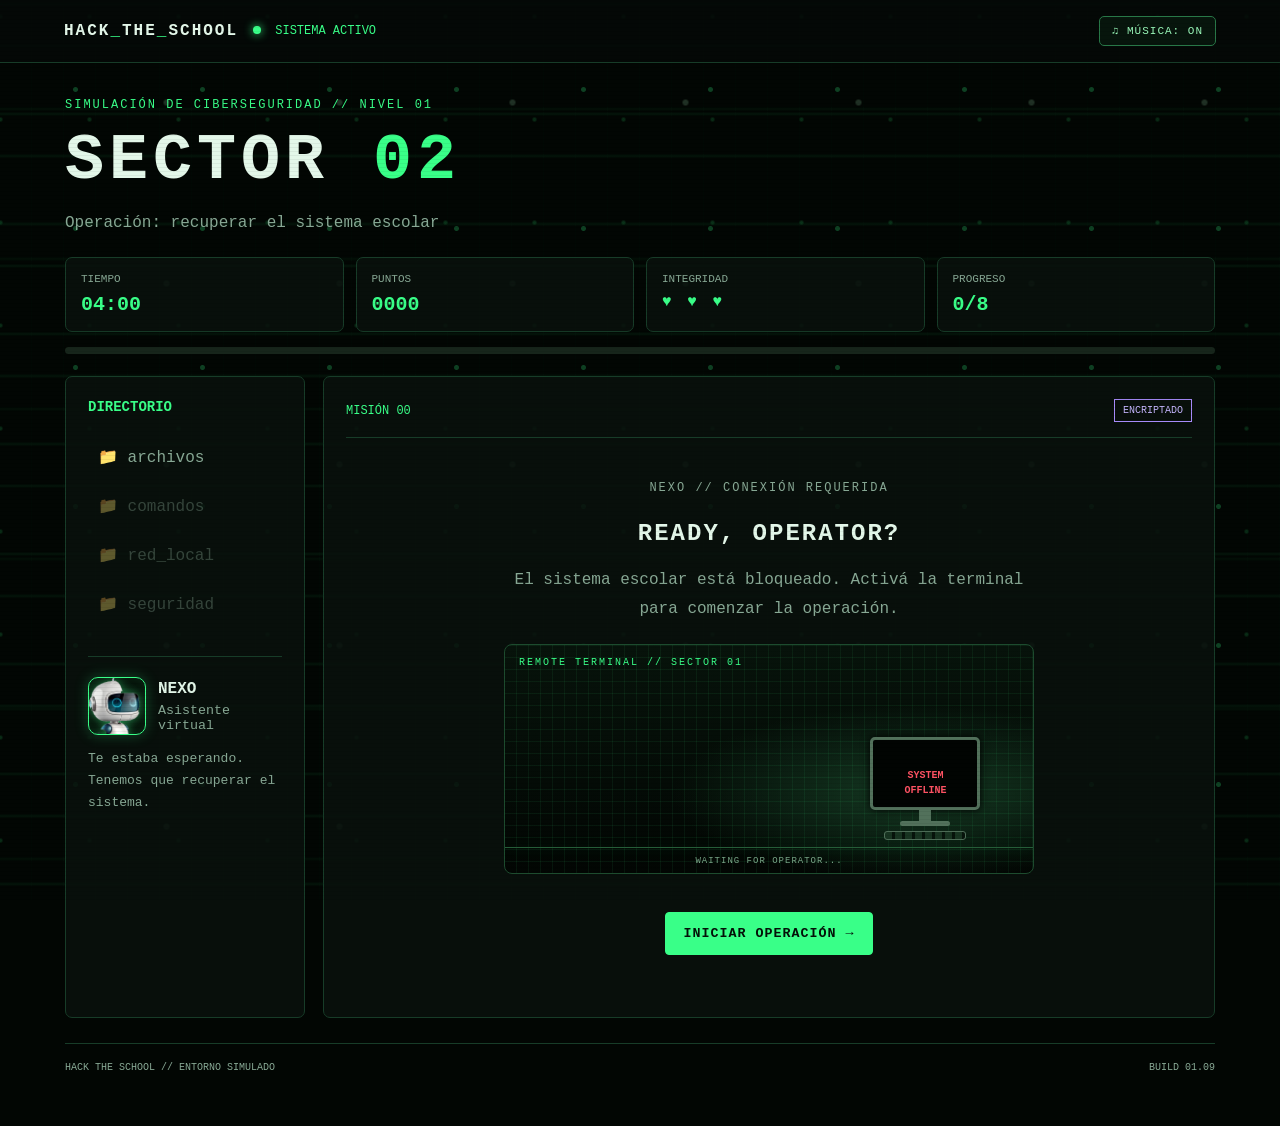
<file: Hack_the_School_con_musica_hacker/index.html>
<!DOCTYPE html>
<html lang="es">
<head>
    <meta charset="UTF-8">
    <meta name="viewport" content="width=device-width, initial-scale=1.0">
    <title>Hack the School | Sector 01</title>
    <link rel="stylesheet" href="css/styles.css">
    <link rel="icon" href="assets/hackkkk de la escuela.png" type="image/x-icon">
</head>
<body>
    <div class="scanlines"></div>

    <header class="topbar">
        <div class="logo">HACK<span>_</span>THE<span>_</span>SCHOOL</div>
        <div class="status"><span class="dot"></span> SISTEMA ACTIVO</div>
        <button id="btnAudio" class="audio-toggle" type="button" aria-pressed="true">♫ MÚSICA: ON</button>
    </header>

    <main class="game-container">
        <section class="intro">
            <p class="eyebrow">SIMULACIÓN DE CIBERSEGURIDAD // NIVEL 01</p>
            <h1>SECTOR <span>02</span></h1>
            <p class="subtitle">Operación: recuperar el sistema escolar</p>
        </section>

        <section class="stats">
            <div class="stat">
                <span>TIEMPO</span>
                <strong id="temporizador">04:00</strong>
            </div>
            <div class="stat">
                <span>PUNTOS</span>
                <strong id="puntos">0000</strong>
            </div>
            <div class="stat">
                <span>INTEGRIDAD</span>
                <strong id="vidas">♥ ♥ ♥</strong>
            </div>
            <div class="stat">
                <span>PROGRESO</span>
                <strong id="progreso">0/8</strong>
            </div>
        </section>

        <div class="progress-track">
            <div id="barraProgreso"></div>
        </div>

        <section class="layout">
            <aside class="panel sidebar">
                <h2>DIRECTORIO</h2>
                <button class="file active" type="button" data-open-directory="0">📁 archivos</button>
                <button class="file" type="button" data-open-directory="1">📁 comandos</button>
                <button class="file" type="button" data-open-directory="2">📁 red_local</button>
                <button class="file" type="button" data-open-directory="3">📁 seguridad</button>

                <div class="nexo">
                    <div class="nexo-avatar"><img src="assets/nexo-robot.png" alt="Robot NEXO"></div>
                    <div>
                        <strong>NEXO</strong>
                        <small>Asistente virtual</small>
                    </div>
                </div>
                <p id="mensajeNexo" aria-live="polite">
                    Te estaba esperando. Tenemos que recuperar el sistema.
                </p>
            </aside>

            <section class="panel mission-panel">
                <div class="panel-heading">
                    <span id="numeroMision">MISIÓN 00</span>
                    <span class="tag">ENCRIPTADO</span>
                </div>


<!-- PANTALLA INICIAL -->
<div id="pantallaInicio" class="center-screen">
    <p class="eyebrow">NEXO // CONEXIÓN REQUERIDA</p>
    <h2>READY, OPERATOR?</h2>
    <p class="description">El sistema escolar está bloqueado. Activá la terminal para comenzar la operación.</p>

    <div class="intro-scene" id="escenaIntro">
        <div class="scene-label">REMOTE TERMINAL // SECTOR 01</div>
        <div class="scene-floor"></div>
        <div class="nexo-intro" id="nexoIntro" aria-label="NEXO, asistente virtual">
            <img src="assets/nexo-robot.png" alt="NEXO, robot asistente">
            <span>NEXO // ONLINE</span>
        </div>

        <div class="computer" id="computadora">
            <div class="computer-screen">
                <div class="computer-glow"></div>
                <div class="computer-text">SYSTEM<br>OFFLINE</div>
            </div>
            <div class="computer-neck"></div>
            <div class="computer-base"></div>
            <div class="computer-keyboard"></div>
        </div>
        <div class="scene-message" id="mensajeEscena">WAITING FOR OPERATOR...</div>
    </div>

    <button id="btnIniciar" class="btn btn-primary">INICIAR OPERACIÓN →</button>
</div>

<!-- CARTEL DE INSTRUCCIONES -->
<div id="pantallaInstrucciones" class="instructions-screen" hidden>
    <div class="instructions-card">
        <p class="eyebrow">NEXO // PLAYER GUIDE</p>
        <h2>HOW TO PLAY</h2>
        <p class="instruction-subtitle">
            Read the instructions before starting your mission.
        </p>

        <div class="instruction-item">
            <span class="instruction-icon">🎯</span>
            <div>
                <strong>YOUR MISSION</strong>
                <p>Explore 4 directories with basic English and programming challenges, then save the school system.</p>
            </div>
        </div>

        <div class="instruction-item">
            <span class="instruction-icon">⌨️</span>
            <div>
                <strong>HOW TO PLAY</strong>
                <p>Choose an answer or type the correct word.</p>
            </div>
        </div>

        <div class="instruction-item">
            <span class="instruction-icon">❤️</span>
            <div>
                <strong>YOUR LIVES</strong>
                <p>You have 3 lives. Wrong answers cost one life.</p>
            </div>
        </div>

        <div class="instruction-item">
            <span class="instruction-icon">⏱️</span>
            <div>
                <strong>TIME LIMIT — 04:00</strong>
                <p>You have 4 minutes to explore 4 directories and complete 8 mini-games.</p>
            </div>
        </div>

        <div class="instruction-item">
            <span class="instruction-icon">⭐</span>
            <div>
                <strong>GET POINTS</strong>
                <p>Answer correctly to earn points and unlock the next level.</p>
            </div>
        </div>

        <div class="instruction-warning">
            SYSTEM ALERT: The mission starts when you press PLAY.
        </div>

        <button id="btnComenzarMision" class="btn btn-primary">
            PLAY NOW →
        </button>
    </div>
</div>


<!-- EXPLORADOR DE DIRECTORIOS -->
<div id="zonaDirectorios" class="directory-screen" hidden>
    <p class="eyebrow">NEXO // EXPLORADOR DEL SISTEMA</p>
    <h2>SELECT A DIRECTORY</h2>
    <p class="description">Completá desafíos básicos de inglés y programación para desbloquear cada carpeta.</p>
    <div class="directory-grid">
        <button class="directory-card" type="button" data-directory="0">
            <span class="directory-icon">📁</span><strong>FILES</strong><small>English vocabulary</small><span class="directory-progress" id="dirProgress0">0/2 desafíos</span>
        </button>
        <button class="directory-card" type="button" data-directory="1" disabled>
            <span class="directory-icon">⌨️</span><strong>COMMANDS</strong><small>Programming basics</small><span class="directory-progress" id="dirProgress1">BLOQUEADO</span>
        </button>
        <button class="directory-card" type="button" data-directory="2" disabled>
            <span class="directory-icon">🌐</span><strong>NETWORK</strong><small>English phrases</small><span class="directory-progress" id="dirProgress2">BLOQUEADO</span>
        </button>
        <button class="directory-card" type="button" data-directory="3" disabled>
            <span class="directory-icon">🛡️</span><strong>SECURITY</strong><small>Code and logic</small><span class="directory-progress" id="dirProgress3">BLOQUEADO</span>
        </button>
    </div>
    <p class="directory-note">NEXO: Cada directorio contiene desafíos. El tiempo sigue corriendo mientras explorás.</p>
</div>

<div id="zonaJuego" hidden>
 <p id="categoria" class="eyebrow"></p>
 <h2 id="tituloMision"></h2>
 <p id="descripcionMision" class="description"></p>

 <div id="zonaDesafio"></div>

<div id="resultado" class="result" aria-live="polite"></div>

<button id="btnComprobar" class="btn btn-primary" hidden>
    COMPROBAR RESPUESTA
    </button>
<button id="btnSiguiente" class="btn btn-primary" hidden>
  SIGUIENTE DESAFÍO →
    </button>
<button id="btnVolverDirectorios" class="btn btn-secondary" type="button">
    VOLVER A DIRECTORIOS ↩
</button>
</div>

<div id="pantallaFinal" class="center-screen" hidden>
<div id="celebracionMonigote" class="celebration-stage" hidden aria-label="NEXO festejando">
    <span class="confetti confetti-one">✦</span><span class="confetti confetti-two">✦</span>
    <span class="confetti confetti-three">✦</span><span class="confetti confetti-four">✦</span>
    <img class="celebration-nexo" src="assets/nexo-robot.png" alt="NEXO celebrando">
    <p class="celebration-caption">MISSION COMPLETE! 🎉</p>
</div>
<div id="iconoFinal" class="big-icon">✓</div>
<h2 id="tituloFinal">OPERACIÓN COMPLETADA</h2>
<p id="textoFinal"></p>
 <p class="final-score">
   PUNTAJE FINAL: <strong id="puntajeFinal">0</strong>
</p>
<button id="btnReiniciar" class="btn btn-primary">
    JUGAR DE NUEVO
 </button>
</div>
</section>
</section>

<footer>
  <span>HACK THE SCHOOL // ENTORNO SIMULADO</span>
  <span>BUILD 01.09</span>
        </footer>
    </main>

    <script src="Scripts/apps.js"></script>
</body>
</html>
</file>
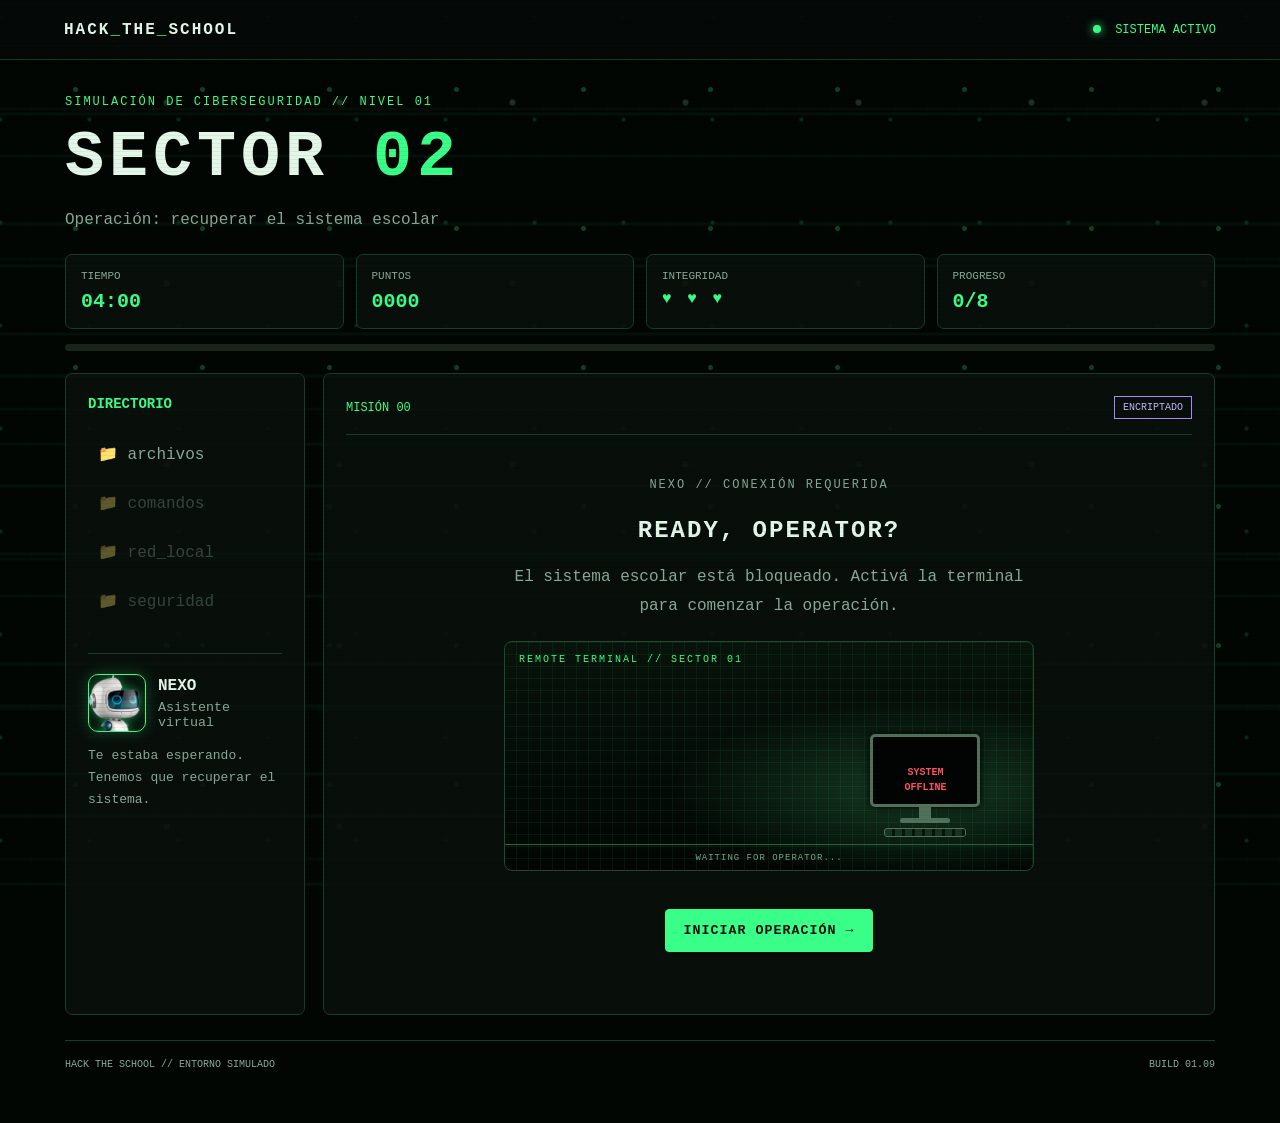
<file: Hack_the_School_Sector_02 v1/index.html>
<!DOCTYPE html>
<html lang="es">
<head>
    <meta charset="UTF-8">
    <meta name="viewport" content="width=device-width, initial-scale=1.0">
    <title>Hack the School | Sector 01</title>
    <link rel="stylesheet" href="css/styles.css">
    <link rel="icon" href="assets/hackkkk de la escuela.png" type="image/x-icon">
</head>
<body>
    <div class="scanlines"></div>

    <header class="topbar">
        <div class="logo">HACK<span>_</span>THE<span>_</span>SCHOOL</div>
        <div class="status"><span class="dot"></span> SISTEMA ACTIVO</div>
    </header>

    <main class="game-container">
        <section class="intro">
            <p class="eyebrow">SIMULACIÓN DE CIBERSEGURIDAD // NIVEL 01</p>
            <h1>SECTOR <span>02</span></h1>
            <p class="subtitle">Operación: recuperar el sistema escolar</p>
        </section>

        <section class="stats">
            <div class="stat">
                <span>TIEMPO</span>
                <strong id="temporizador">04:00</strong>
            </div>
            <div class="stat">
                <span>PUNTOS</span>
                <strong id="puntos">0000</strong>
            </div>
            <div class="stat">
                <span>INTEGRIDAD</span>
                <strong id="vidas">♥ ♥ ♥</strong>
            </div>
            <div class="stat">
                <span>PROGRESO</span>
                <strong id="progreso">0/8</strong>
            </div>
        </section>

        <div class="progress-track">
            <div id="barraProgreso"></div>
        </div>

        <section class="layout">
            <aside class="panel sidebar">
                <h2>DIRECTORIO</h2>
                <button class="file active" type="button" data-open-directory="0">📁 archivos</button>
                <button class="file" type="button" data-open-directory="1">📁 comandos</button>
                <button class="file" type="button" data-open-directory="2">📁 red_local</button>
                <button class="file" type="button" data-open-directory="3">📁 seguridad</button>

                <div class="nexo">
                    <div class="nexo-avatar"><img src="assets/nexo-robot.png" alt="Robot NEXO"></div>
                    <div>
                        <strong>NEXO</strong>
                        <small>Asistente virtual</small>
                    </div>
                </div>
                <p id="mensajeNexo" aria-live="polite">
                    Te estaba esperando. Tenemos que recuperar el sistema.
                </p>
            </aside>

            <section class="panel mission-panel">
                <div class="panel-heading">
                    <span id="numeroMision">MISIÓN 00</span>
                    <span class="tag">ENCRIPTADO</span>
                </div>


<!-- PANTALLA INICIAL -->
<div id="pantallaInicio" class="center-screen">
    <p class="eyebrow">NEXO // CONEXIÓN REQUERIDA</p>
    <h2>READY, OPERATOR?</h2>
    <p class="description">El sistema escolar está bloqueado. Activá la terminal para comenzar la operación.</p>

    <div class="intro-scene" id="escenaIntro">
        <div class="scene-label">REMOTE TERMINAL // SECTOR 01</div>
        <div class="scene-floor"></div>
        <div class="nexo-intro" id="nexoIntro" aria-label="NEXO, asistente virtual">
            <img src="assets/nexo-robot.png" alt="NEXO, robot asistente">
            <span>NEXO // ONLINE</span>
        </div>

        <div class="computer" id="computadora">
            <div class="computer-screen">
                <div class="computer-glow"></div>
                <div class="computer-text">SYSTEM<br>OFFLINE</div>
            </div>
            <div class="computer-neck"></div>
            <div class="computer-base"></div>
            <div class="computer-keyboard"></div>
        </div>
        <div class="scene-message" id="mensajeEscena">WAITING FOR OPERATOR...</div>
    </div>

    <button id="btnIniciar" class="btn btn-primary">INICIAR OPERACIÓN →</button>
</div>

<!-- CARTEL DE INSTRUCCIONES -->
<div id="pantallaInstrucciones" class="instructions-screen" hidden>
    <div class="instructions-card">
        <p class="eyebrow">NEXO // PLAYER GUIDE</p>
        <h2>HOW TO PLAY</h2>
        <p class="instruction-subtitle">
            Read the instructions before starting your mission.
        </p>

        <div class="instruction-item">
            <span class="instruction-icon">🎯</span>
            <div>
                <strong>YOUR MISSION</strong>
                <p>Explore 4 directories, complete their mini-games and save the school system.</p>
            </div>
        </div>

        <div class="instruction-item">
            <span class="instruction-icon">⌨️</span>
            <div>
                <strong>HOW TO PLAY</strong>
                <p>Choose an answer or type the correct word.</p>
            </div>
        </div>

        <div class="instruction-item">
            <span class="instruction-icon">❤️</span>
            <div>
                <strong>YOUR LIVES</strong>
                <p>You have 3 lives. Wrong answers cost one life.</p>
            </div>
        </div>

        <div class="instruction-item">
            <span class="instruction-icon">⏱️</span>
            <div>
                <strong>TIME LIMIT — 04:00</strong>
                <p>You have 4 minutes to explore 4 directories and complete 8 mini-games.</p>
            </div>
        </div>

        <div class="instruction-item">
            <span class="instruction-icon">⭐</span>
            <div>
                <strong>GET POINTS</strong>
                <p>Answer correctly to earn points and unlock the next level.</p>
            </div>
        </div>

        <div class="instruction-warning">
            SYSTEM ALERT: The mission starts when you press PLAY.
        </div>

        <button id="btnComenzarMision" class="btn btn-primary">
            PLAY NOW →
        </button>
    </div>
</div>


<!-- EXPLORADOR DE DIRECTORIOS -->
<div id="zonaDirectorios" class="directory-screen" hidden>
    <p class="eyebrow">NEXO // EXPLORADOR DEL SISTEMA</p>
    <h2>SELECT A DIRECTORY</h2>
    <p class="description">Entrá en cada carpeta y completá sus dos minijuegos para desbloquear la siguiente.</p>
    <div class="directory-grid">
        <button class="directory-card" type="button" data-directory="0">
            <span class="directory-icon">📁</span><strong>FILES</strong><small>Archivos y detección</small><span class="directory-progress" id="dirProgress0">0/2 desafíos</span>
        </button>
        <button class="directory-card" type="button" data-directory="1" disabled>
            <span class="directory-icon">⌨️</span><strong>COMMANDS</strong><small>Comandos y lógica</small><span class="directory-progress" id="dirProgress1">BLOQUEADO</span>
        </button>
        <button class="directory-card" type="button" data-directory="2" disabled>
            <span class="directory-icon">🌐</span><strong>NETWORK</strong><small>Conexiones y protocolos</small><span class="directory-progress" id="dirProgress2">BLOQUEADO</span>
        </button>
        <button class="directory-card" type="button" data-directory="3" disabled>
            <span class="directory-icon">🛡️</span><strong>SECURITY</strong><small>Permisos y seguridad</small><span class="directory-progress" id="dirProgress3">BLOQUEADO</span>
        </button>
    </div>
    <p class="directory-note">NEXO: Cada directorio contiene desafíos. El tiempo sigue corriendo mientras explorás.</p>
</div>

<div id="zonaJuego" hidden>
 <p id="categoria" class="eyebrow"></p>
 <h2 id="tituloMision"></h2>
 <p id="descripcionMision" class="description"></p>

 <div id="zonaDesafio"></div>

<div id="resultado" class="result" aria-live="polite"></div>

<button id="btnComprobar" class="btn btn-primary" hidden>
    COMPROBAR RESPUESTA
    </button>
<button id="btnSiguiente" class="btn btn-primary" hidden>
  SIGUIENTE DESAFÍO →
    </button>
<button id="btnVolverDirectorios" class="btn btn-secondary" type="button">
    VOLVER A DIRECTORIOS ↩
</button>
</div>

<div id="pantallaFinal" class="center-screen" hidden>
<div id="celebracionMonigote" class="celebration-stage" hidden aria-label="NEXO festejando">
    <span class="confetti confetti-one">✦</span><span class="confetti confetti-two">✦</span>
    <span class="confetti confetti-three">✦</span><span class="confetti confetti-four">✦</span>
    <img class="celebration-nexo" src="assets/nexo-robot.png" alt="NEXO celebrando">
    <p class="celebration-caption">MISSION COMPLETE! 🎉</p>
</div>
<div id="iconoFinal" class="big-icon">✓</div>
<h2 id="tituloFinal">OPERACIÓN COMPLETADA</h2>
<p id="textoFinal"></p>
 <p class="final-score">
   PUNTAJE FINAL: <strong id="puntajeFinal">0</strong>
</p>
<button id="btnReiniciar" class="btn btn-primary">
    JUGAR DE NUEVO
 </button>
</div>
</section>
</section>

<footer>
  <span>HACK THE SCHOOL // ENTORNO SIMULADO</span>
  <span>BUILD 01.09</span>
        </footer>
    </main>

    <script src="Scripts/apps.js"></script>
</body>
</html>
</file>
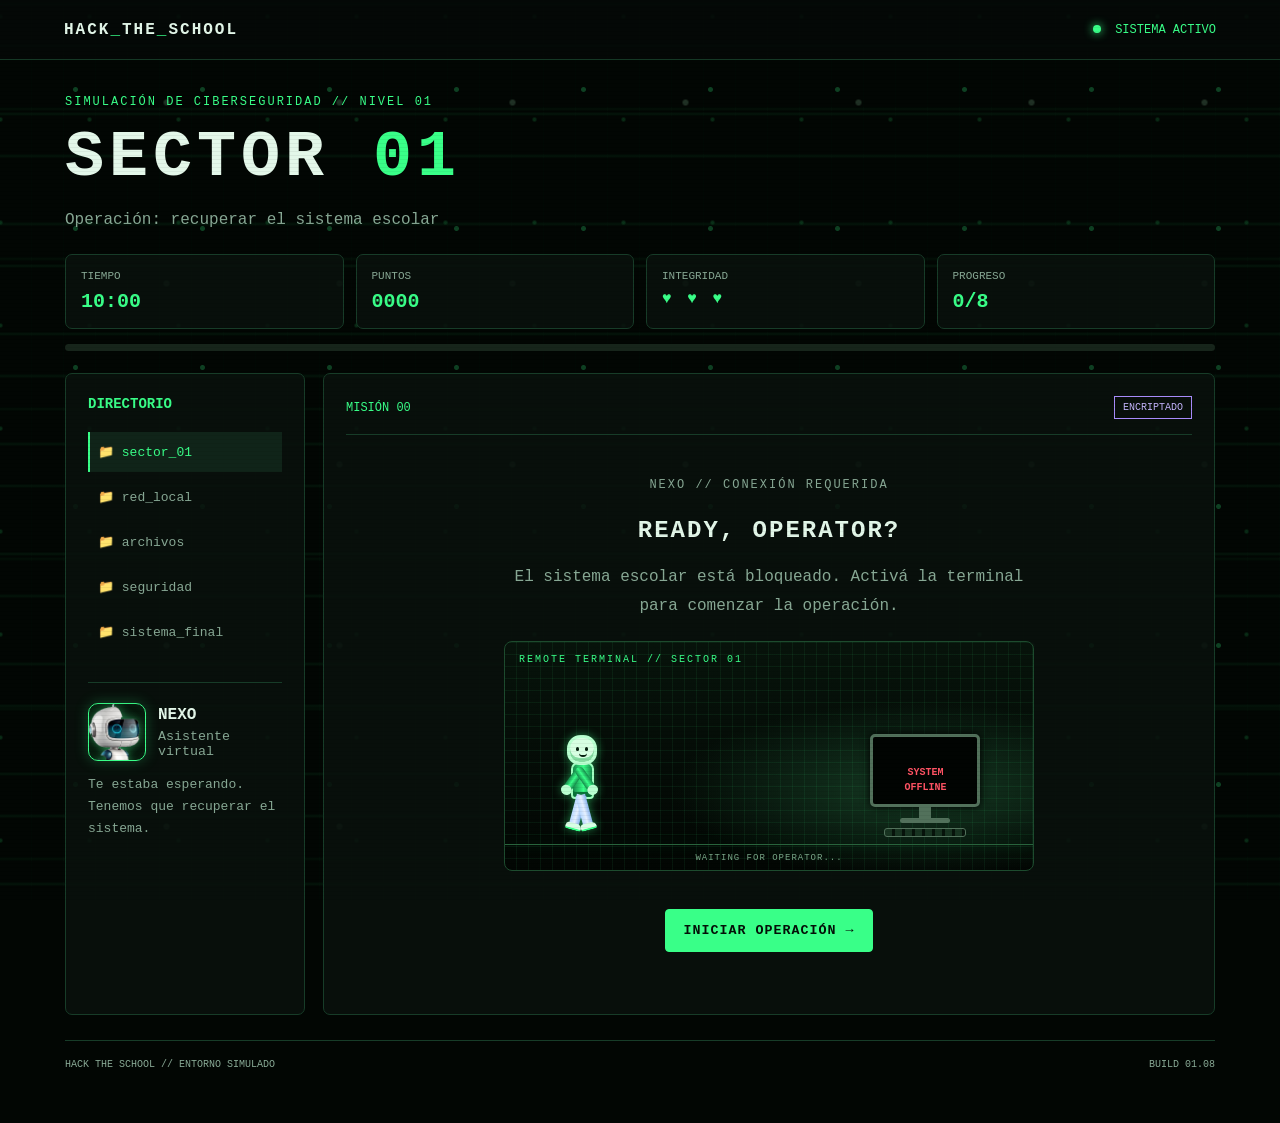
<file: Hack_the_School_Sector_01_NEXO_animado/Prototipo_sector2/index.html>
<!DOCTYPE html>
<html lang="es">
<head>
    <meta charset="UTF-8">
    <meta name="viewport" content="width=device-width, initial-scale=1.0">
    <title>Hack the School | Sector 01</title>
    <link rel="stylesheet" href="css/styles.css">
</head>
<body>
    <div class="scanlines"></div>

    <header class="topbar">
        <div class="logo">HACK<span>_</span>THE<span>_</span>SCHOOL</div>
        <div class="status"><span class="dot"></span> SISTEMA ACTIVO</div>
    </header>

    <main class="game-container">
        <section class="intro">
            <p class="eyebrow">SIMULACIÓN DE CIBERSEGURIDAD // NIVEL 01</p>
            <h1>SECTOR <span>01</span></h1>
            <p class="subtitle">Operación: recuperar el sistema escolar</p>
        </section>

        <section class="stats">
            <div class="stat">
                <span>TIEMPO</span>
                <strong id="temporizador">10:00</strong>
            </div>
            <div class="stat">
                <span>PUNTOS</span>
                <strong id="puntos">0000</strong>
            </div>
            <div class="stat">
                <span>INTEGRIDAD</span>
                <strong id="vidas">♥ ♥ ♥</strong>
            </div>
            <div class="stat">
                <span>PROGRESO</span>
                <strong id="progreso">0/8</strong>
            </div>
        </section>

        <div class="progress-track">
            <div id="barraProgreso"></div>
        </div>

        <section class="layout">
            <aside class="panel sidebar">
                <h2>DIRECTORIO</h2>
                <div class="file active">📁 sector_01</div>
                <div class="file">📁 red_local</div>
                <div class="file">📁 archivos</div>
                <div class="file">📁 seguridad</div>
                <div class="file">📁 sistema_final</div>

                <div class="nexo">
                    <div class="nexo-avatar"><img src="assets/nexo-robot.png" alt="Robot NEXO"></div>
                    <div>
                        <strong>NEXO</strong>
                        <small>Asistente virtual</small>
                    </div>
                </div>
                <p id="mensajeNexo" aria-live="polite">
                    Te estaba esperando. Tenemos que recuperar el sistema.
                </p>
            </aside>

            <section class="panel mission-panel">
                <div class="panel-heading">
                    <span id="numeroMision">MISIÓN 00</span>
                    <span class="tag">ENCRIPTADO</span>
                </div>


<!-- PANTALLA INICIAL -->
<div id="pantallaInicio" class="center-screen">
    <p class="eyebrow">NEXO // CONEXIÓN REQUERIDA</p>
    <h2>READY, OPERATOR?</h2>
    <p class="description">El sistema escolar está bloqueado. Activá la terminal para comenzar la operación.</p>

    <div class="intro-scene" id="escenaIntro">
        <div class="scene-label">REMOTE TERMINAL // SECTOR 01</div>
        <div class="scene-floor"></div>
        <div class="nexo-intro" id="nexoIntro" aria-label="NEXO, asistente virtual">
            <img src="assets/nexo-robot.png" alt="NEXO, robot asistente">
            <span>NEXO // ONLINE</span>
        </div>
        <div class="stickman" id="monigote" aria-label="Operador 2D caminando">
            <div class="stick-head"><span class="face-eye eye-left"></span><span class="face-eye eye-right"></span><span class="face-smile"></span></div>
            <div class="stick-body"><span class="shirt-mark"></span></div>
            <div class="stick-arm arm-left"><span class="hand"></span></div>
            <div class="stick-arm arm-right"><span class="hand"></span></div>
            <div class="stick-leg leg-left"><span class="shoe"></span></div>
            <div class="stick-leg leg-right"><span class="shoe"></span></div>
        </div>
        <div class="computer" id="computadora">
            <div class="computer-screen">
                <div class="computer-glow"></div>
                <div class="computer-text">SYSTEM<br>OFFLINE</div>
            </div>
            <div class="computer-neck"></div>
            <div class="computer-base"></div>
            <div class="computer-keyboard"></div>
        </div>
        <div class="scene-message" id="mensajeEscena">WAITING FOR OPERATOR...</div>
    </div>

    <button id="btnIniciar" class="btn btn-primary">INICIAR OPERACIÓN →</button>
</div>

<!-- CARTEL DE INSTRUCCIONES -->
<div id="pantallaInstrucciones" class="instructions-screen" hidden>
    <div class="instructions-card">
        <p class="eyebrow">NEXO // PLAYER GUIDE</p>
        <h2>HOW TO PLAY</h2>
        <p class="instruction-subtitle">
            Read the instructions before starting your mission.
        </p>

        <div class="instruction-item">
            <span class="instruction-icon">🎯</span>
            <div>
                <strong>YOUR MISSION</strong>
                <p>Complete 8 mini-games and save the school system.</p>
            </div>
        </div>

        <div class="instruction-item">
            <span class="instruction-icon">⌨️</span>
            <div>
                <strong>HOW TO PLAY</strong>
                <p>Choose an answer or type the correct word.</p>
            </div>
        </div>

        <div class="instruction-item">
            <span class="instruction-icon">❤️</span>
            <div>
                <strong>YOUR LIVES</strong>
                <p>You have 3 lives. Wrong answers cost one life.</p>
            </div>
        </div>

        <div class="instruction-item">
            <span class="instruction-icon">⏱️</span>
            <div>
                <strong>TIME LIMIT</strong>
                <p>Finish all the missions before the time runs out.</p>
            </div>
        </div>

        <div class="instruction-item">
            <span class="instruction-icon">⭐</span>
            <div>
                <strong>GET POINTS</strong>
                <p>Answer correctly to earn points and unlock the next level.</p>
            </div>
        </div>

        <div class="instruction-warning">
            SYSTEM ALERT: The mission starts when you press PLAY.
        </div>

        <button id="btnComenzarMision" class="btn btn-primary">
            PLAY NOW →
        </button>
    </div>
</div>


<div id="zonaJuego" hidden>
 <p id="categoria" class="eyebrow"></p>
 <h2 id="tituloMision"></h2>
 <p id="descripcionMision" class="description"></p>

 <div id="zonaDesafio"></div>

<div id="resultado" class="result" aria-live="polite"></div>

<button id="btnComprobar" class="btn btn-primary" hidden>
    COMPROBAR RESPUESTA
    </button>
<button id="btnSiguiente" class="btn btn-primary" hidden>
  SIGUIENTE MISIÓN →
    </button>
</div>

<div id="pantallaFinal" class="center-screen" hidden>
<div id="celebracionMonigote" class="celebration-stage" hidden aria-label="Monigote 2D festejando">
    <span class="confetti confetti-one">✦</span><span class="confetti confetti-two">✦</span>
    <span class="confetti confetti-three">✦</span><span class="confetti confetti-four">✦</span>
    <div class="celebration-man">
        <div class="celebration-head"><span class="celebration-eye left"></span><span class="celebration-eye right"></span><span class="celebration-smile"></span></div>
        <div class="celebration-body"><span>★</span></div>
        <div class="celebration-arm left"><i></i></div><div class="celebration-arm right"><i></i></div>
        <div class="celebration-leg left"><i></i></div><div class="celebration-leg right"><i></i></div>
    </div>
    <p class="celebration-caption">MISSION COMPLETE! 🎉</p>
</div>
<div id="iconoFinal" class="big-icon">✓</div>
<h2 id="tituloFinal">OPERACIÓN COMPLETADA</h2>
<p id="textoFinal"></p>
 <p class="final-score">
   PUNTAJE FINAL: <strong id="puntajeFinal">0</strong>
</p>
<button id="btnReiniciar" class="btn btn-primary">
    JUGAR DE NUEVO
 </button>
</div>
</section>
</section>

<footer>
  <span>HACK THE SCHOOL // ENTORNO SIMULADO</span>
  <span>BUILD 01.08</span>
        </footer>
    </main>

    <script src="Scripts/apps.js"></script>
</body>
</html>
</file>
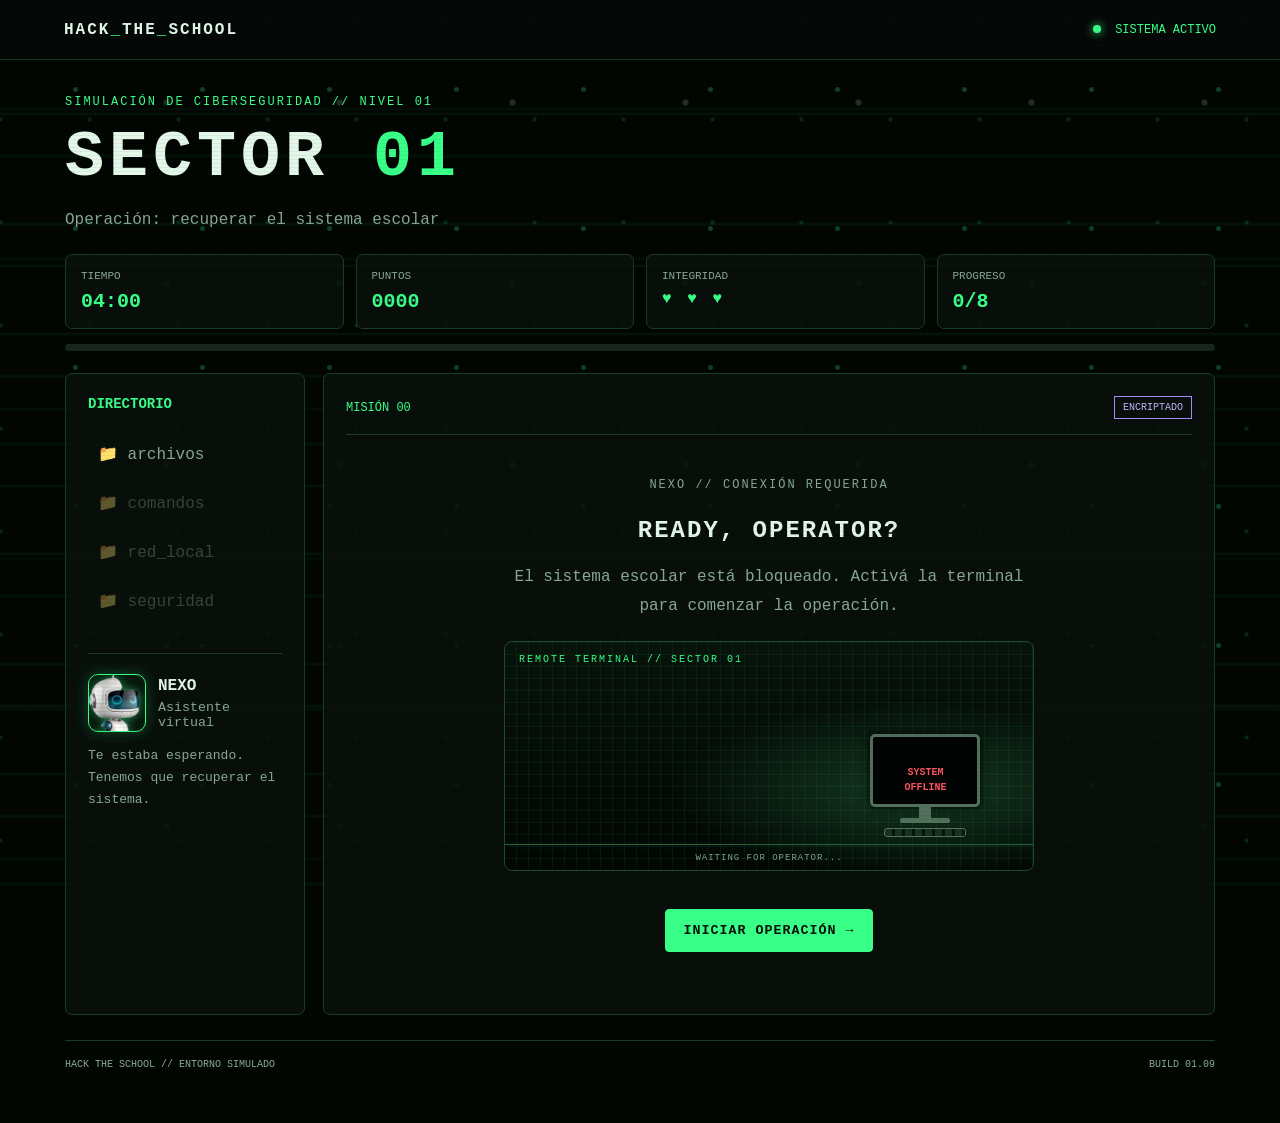
<file: Hack_the_School_Sector_02 v1/Prototipo_sector2/index.html>
<!DOCTYPE html>
<html lang="es">
<head>
    <meta charset="UTF-8">
    <meta name="viewport" content="width=device-width, initial-scale=1.0">
    <title>Hack the School | Sector 01</title>
    <link rel="stylesheet" href="css/styles.css">
</head>
<body>
    <div class="scanlines"></div>

    <header class="topbar">
        <div class="logo">HACK<span>_</span>THE<span>_</span>SCHOOL</div>
        <div class="status"><span class="dot"></span> SISTEMA ACTIVO</div>
    </header>

    <main class="game-container">
        <section class="intro">
            <p class="eyebrow">SIMULACIÓN DE CIBERSEGURIDAD // NIVEL 01</p>
            <h1>SECTOR <span>01</span></h1>
            <p class="subtitle">Operación: recuperar el sistema escolar</p>
        </section>

        <section class="stats">
            <div class="stat">
                <span>TIEMPO</span>
                <strong id="temporizador">04:00</strong>
            </div>
            <div class="stat">
                <span>PUNTOS</span>
                <strong id="puntos">0000</strong>
            </div>
            <div class="stat">
                <span>INTEGRIDAD</span>
                <strong id="vidas">♥ ♥ ♥</strong>
            </div>
            <div class="stat">
                <span>PROGRESO</span>
                <strong id="progreso">0/8</strong>
            </div>
        </section>

        <div class="progress-track">
            <div id="barraProgreso"></div>
        </div>

        <section class="layout">
            <aside class="panel sidebar">
                <h2>DIRECTORIO</h2>
                <button class="file active" type="button" data-open-directory="0">📁 archivos</button>
                <button class="file" type="button" data-open-directory="1">📁 comandos</button>
                <button class="file" type="button" data-open-directory="2">📁 red_local</button>
                <button class="file" type="button" data-open-directory="3">📁 seguridad</button>

                <div class="nexo">
                    <div class="nexo-avatar"><img src="assets/nexo-robot.png" alt="Robot NEXO"></div>
                    <div>
                        <strong>NEXO</strong>
                        <small>Asistente virtual</small>
                    </div>
                </div>
                <p id="mensajeNexo" aria-live="polite">
                    Te estaba esperando. Tenemos que recuperar el sistema.
                </p>
            </aside>

            <section class="panel mission-panel">
                <div class="panel-heading">
                    <span id="numeroMision">MISIÓN 00</span>
                    <span class="tag">ENCRIPTADO</span>
                </div>


<!-- PANTALLA INICIAL -->
<div id="pantallaInicio" class="center-screen">
    <p class="eyebrow">NEXO // CONEXIÓN REQUERIDA</p>
    <h2>READY, OPERATOR?</h2>
    <p class="description">El sistema escolar está bloqueado. Activá la terminal para comenzar la operación.</p>

    <div class="intro-scene" id="escenaIntro">
        <div class="scene-label">REMOTE TERMINAL // SECTOR 01</div>
        <div class="scene-floor"></div>
        <div class="nexo-intro" id="nexoIntro" aria-label="NEXO, asistente virtual">
            <img src="assets/nexo-robot.png" alt="NEXO, robot asistente">
            <span>NEXO // ONLINE</span>
        </div>

        <div class="computer" id="computadora">
            <div class="computer-screen">
                <div class="computer-glow"></div>
                <div class="computer-text">SYSTEM<br>OFFLINE</div>
            </div>
            <div class="computer-neck"></div>
            <div class="computer-base"></div>
            <div class="computer-keyboard"></div>
        </div>
        <div class="scene-message" id="mensajeEscena">WAITING FOR OPERATOR...</div>
    </div>

    <button id="btnIniciar" class="btn btn-primary">INICIAR OPERACIÓN →</button>
</div>

<!-- CARTEL DE INSTRUCCIONES -->
<div id="pantallaInstrucciones" class="instructions-screen" hidden>
    <div class="instructions-card">
        <p class="eyebrow">NEXO // PLAYER GUIDE</p>
        <h2>HOW TO PLAY</h2>
        <p class="instruction-subtitle">
            Read the instructions before starting your mission.
        </p>

        <div class="instruction-item">
            <span class="instruction-icon">🎯</span>
            <div>
                <strong>YOUR MISSION</strong>
                <p>Explore 4 directories, complete their mini-games and save the school system.</p>
            </div>
        </div>

        <div class="instruction-item">
            <span class="instruction-icon">⌨️</span>
            <div>
                <strong>HOW TO PLAY</strong>
                <p>Choose an answer or type the correct word.</p>
            </div>
        </div>

        <div class="instruction-item">
            <span class="instruction-icon">❤️</span>
            <div>
                <strong>YOUR LIVES</strong>
                <p>You have 3 lives. Wrong answers cost one life.</p>
            </div>
        </div>

        <div class="instruction-item">
            <span class="instruction-icon">⏱️</span>
            <div>
                <strong>TIME LIMIT — 04:00</strong>
                <p>You have 4 minutes to explore 4 directories and complete 8 mini-games.</p>
            </div>
        </div>

        <div class="instruction-item">
            <span class="instruction-icon">⭐</span>
            <div>
                <strong>GET POINTS</strong>
                <p>Answer correctly to earn points and unlock the next level.</p>
            </div>
        </div>

        <div class="instruction-warning">
            SYSTEM ALERT: The mission starts when you press PLAY.
        </div>

        <button id="btnComenzarMision" class="btn btn-primary">
            PLAY NOW →
        </button>
    </div>
</div>


<!-- EXPLORADOR DE DIRECTORIOS -->
<div id="zonaDirectorios" class="directory-screen" hidden>
    <p class="eyebrow">NEXO // EXPLORADOR DEL SISTEMA</p>
    <h2>SELECT A DIRECTORY</h2>
    <p class="description">Entrá en cada carpeta y completá sus dos minijuegos para desbloquear la siguiente.</p>
    <div class="directory-grid">
        <button class="directory-card" type="button" data-directory="0">
            <span class="directory-icon">📁</span><strong>FILES</strong><small>Archivos y detección</small><span class="directory-progress" id="dirProgress0">0/2 desafíos</span>
        </button>
        <button class="directory-card" type="button" data-directory="1" disabled>
            <span class="directory-icon">⌨️</span><strong>COMMANDS</strong><small>Comandos y lógica</small><span class="directory-progress" id="dirProgress1">BLOQUEADO</span>
        </button>
        <button class="directory-card" type="button" data-directory="2" disabled>
            <span class="directory-icon">🌐</span><strong>NETWORK</strong><small>Conexiones y protocolos</small><span class="directory-progress" id="dirProgress2">BLOQUEADO</span>
        </button>
        <button class="directory-card" type="button" data-directory="3" disabled>
            <span class="directory-icon">🛡️</span><strong>SECURITY</strong><small>Permisos y seguridad</small><span class="directory-progress" id="dirProgress3">BLOQUEADO</span>
        </button>
    </div>
    <p class="directory-note">NEXO: Cada directorio contiene desafíos. El tiempo sigue corriendo mientras explorás.</p>
</div>

<div id="zonaJuego" hidden>
 <p id="categoria" class="eyebrow"></p>
 <h2 id="tituloMision"></h2>
 <p id="descripcionMision" class="description"></p>

 <div id="zonaDesafio"></div>

<div id="resultado" class="result" aria-live="polite"></div>

<button id="btnComprobar" class="btn btn-primary" hidden>
    COMPROBAR RESPUESTA
    </button>
<button id="btnSiguiente" class="btn btn-primary" hidden>
  SIGUIENTE DESAFÍO →
    </button>
<button id="btnVolverDirectorios" class="btn btn-secondary" type="button">
    VOLVER A DIRECTORIOS ↩
</button>
</div>

<div id="pantallaFinal" class="center-screen" hidden>
<div id="celebracionMonigote" class="celebration-stage" hidden aria-label="NEXO festejando">
    <span class="confetti confetti-one">✦</span><span class="confetti confetti-two">✦</span>
    <span class="confetti confetti-three">✦</span><span class="confetti confetti-four">✦</span>
    <img class="celebration-nexo" src="assets/nexo-robot.png" alt="NEXO celebrando">
    <p class="celebration-caption">MISSION COMPLETE! 🎉</p>
</div>
<div id="iconoFinal" class="big-icon">✓</div>
<h2 id="tituloFinal">OPERACIÓN COMPLETADA</h2>
<p id="textoFinal"></p>
 <p class="final-score">
   PUNTAJE FINAL: <strong id="puntajeFinal">0</strong>
</p>
<button id="btnReiniciar" class="btn btn-primary">
    JUGAR DE NUEVO
 </button>
</div>
</section>
</section>

<footer>
  <span>HACK THE SCHOOL // ENTORNO SIMULADO</span>
  <span>BUILD 01.09</span>
        </footer>
    </main>

    <script src="Scripts/apps.js"></script>
</body>
</html>
</file>
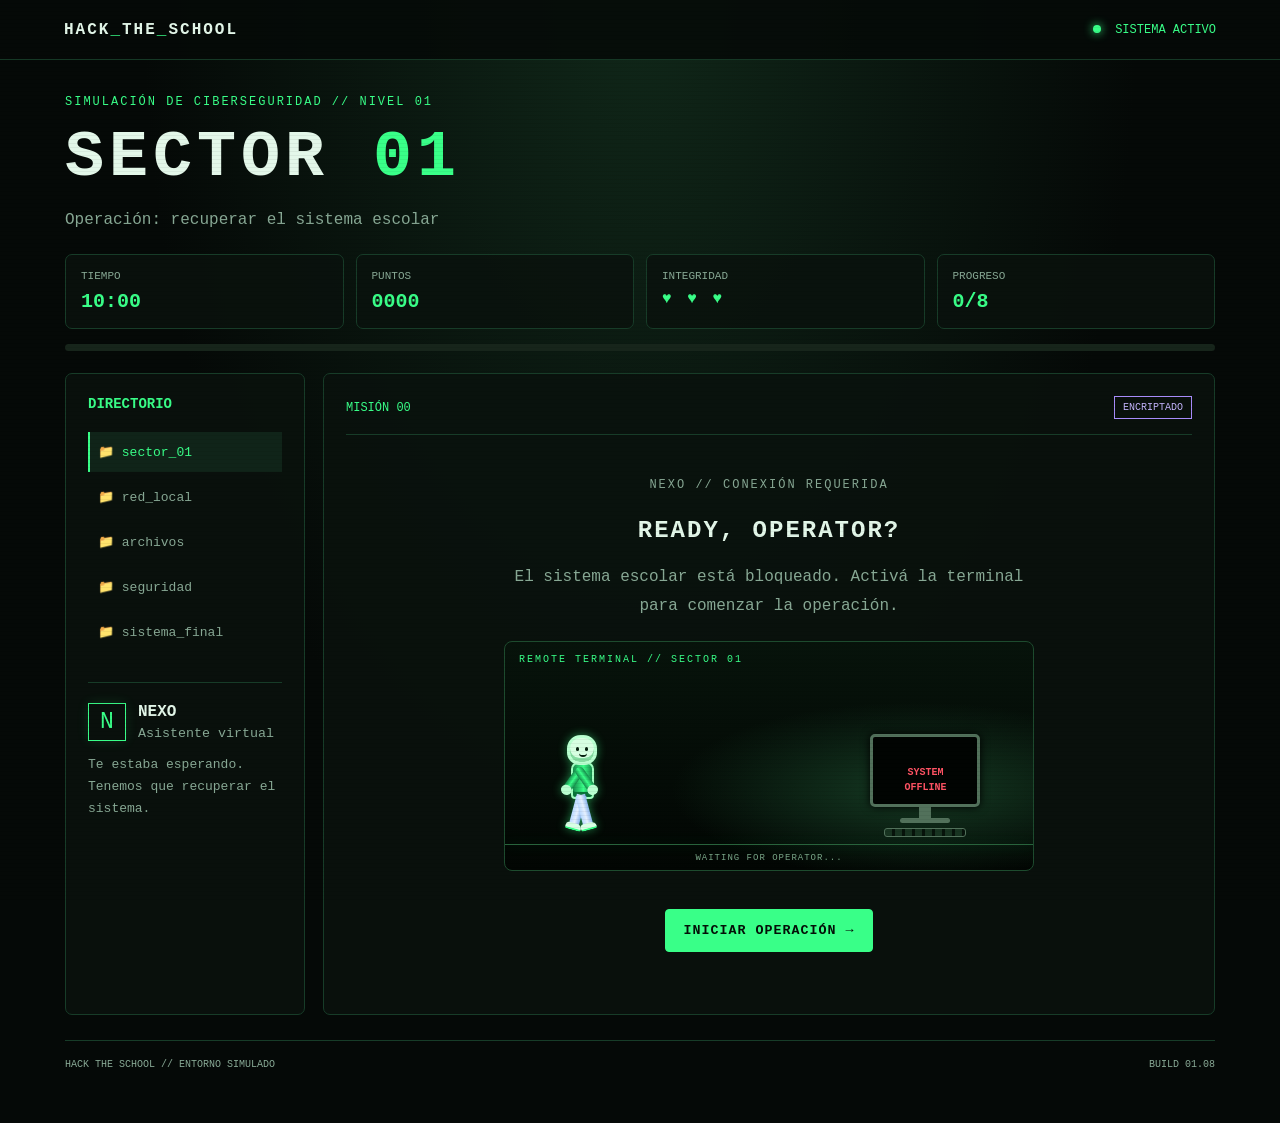
<file: Hack_the_School_Sector_01_2D_festejo/proyecto_editado/Prototipo_sector2/index.html>
<!DOCTYPE html>
<html lang="es">
<head>
    <meta charset="UTF-8">
    <meta name="viewport" content="width=device-width, initial-scale=1.0">
    <title>Hack the School | Sector 01</title>
    <link rel="stylesheet" href="css/styles.css">
</head>
<body>
    <div class="scanlines"></div>

    <header class="topbar">
        <div class="logo">HACK<span>_</span>THE<span>_</span>SCHOOL</div>
        <div class="status"><span class="dot"></span> SISTEMA ACTIVO</div>
    </header>

    <main class="game-container">
        <section class="intro">
            <p class="eyebrow">SIMULACIÓN DE CIBERSEGURIDAD // NIVEL 01</p>
            <h1>SECTOR <span>01</span></h1>
            <p class="subtitle">Operación: recuperar el sistema escolar</p>
        </section>

        <section class="stats">
            <div class="stat">
                <span>TIEMPO</span>
                <strong id="temporizador">10:00</strong>
            </div>
            <div class="stat">
                <span>PUNTOS</span>
                <strong id="puntos">0000</strong>
            </div>
            <div class="stat">
                <span>INTEGRIDAD</span>
                <strong id="vidas">♥ ♥ ♥</strong>
            </div>
            <div class="stat">
                <span>PROGRESO</span>
                <strong id="progreso">0/8</strong>
            </div>
        </section>

        <div class="progress-track">
            <div id="barraProgreso"></div>
        </div>

        <section class="layout">
            <aside class="panel sidebar">
                <h2>DIRECTORIO</h2>
                <div class="file active">📁 sector_01</div>
                <div class="file">📁 red_local</div>
                <div class="file">📁 archivos</div>
                <div class="file">📁 seguridad</div>
                <div class="file">📁 sistema_final</div>

                <div class="nexo">
                    <div class="nexo-icon">N</div>
                    <div>
                        <strong>NEXO</strong>
                        <small>Asistente virtual</small>
                    </div>
                </div>
                <p id="mensajeNexo">
                    Te estaba esperando. Tenemos que recuperar el sistema.
                </p>
            </aside>

            <section class="panel mission-panel">
                <div class="panel-heading">
                    <span id="numeroMision">MISIÓN 00</span>
                    <span class="tag">ENCRIPTADO</span>
                </div>


<!-- PANTALLA INICIAL -->
<div id="pantallaInicio" class="center-screen">
    <p class="eyebrow">NEXO // CONEXIÓN REQUERIDA</p>
    <h2>READY, OPERATOR?</h2>
    <p class="description">El sistema escolar está bloqueado. Activá la terminal para comenzar la operación.</p>

    <div class="intro-scene" id="escenaIntro">
        <div class="scene-label">REMOTE TERMINAL // SECTOR 01</div>
        <div class="scene-floor"></div>
        <div class="stickman" id="monigote" aria-label="Operador 2D caminando">
            <div class="stick-head"><span class="face-eye eye-left"></span><span class="face-eye eye-right"></span><span class="face-smile"></span></div>
            <div class="stick-body"><span class="shirt-mark"></span></div>
            <div class="stick-arm arm-left"><span class="hand"></span></div>
            <div class="stick-arm arm-right"><span class="hand"></span></div>
            <div class="stick-leg leg-left"><span class="shoe"></span></div>
            <div class="stick-leg leg-right"><span class="shoe"></span></div>
        </div>
        <div class="computer" id="computadora">
            <div class="computer-screen">
                <div class="computer-glow"></div>
                <div class="computer-text">SYSTEM<br>OFFLINE</div>
            </div>
            <div class="computer-neck"></div>
            <div class="computer-base"></div>
            <div class="computer-keyboard"></div>
        </div>
        <div class="scene-message" id="mensajeEscena">WAITING FOR OPERATOR...</div>
    </div>

    <button id="btnIniciar" class="btn btn-primary">INICIAR OPERACIÓN →</button>
</div>

<!-- CARTEL DE INSTRUCCIONES -->
<div id="pantallaInstrucciones" class="instructions-screen" hidden>
    <div class="instructions-card">
        <p class="eyebrow">NEXO // PLAYER GUIDE</p>
        <h2>HOW TO PLAY</h2>
        <p class="instruction-subtitle">
            Read the instructions before starting your mission.
        </p>

        <div class="instruction-item">
            <span class="instruction-icon">🎯</span>
            <div>
                <strong>YOUR MISSION</strong>
                <p>Complete 8 mini-games and save the school system.</p>
            </div>
        </div>

        <div class="instruction-item">
            <span class="instruction-icon">⌨️</span>
            <div>
                <strong>HOW TO PLAY</strong>
                <p>Choose an answer or type the correct word.</p>
            </div>
        </div>

        <div class="instruction-item">
            <span class="instruction-icon">❤️</span>
            <div>
                <strong>YOUR LIVES</strong>
                <p>You have 3 lives. Wrong answers cost one life.</p>
            </div>
        </div>

        <div class="instruction-item">
            <span class="instruction-icon">⏱️</span>
            <div>
                <strong>TIME LIMIT</strong>
                <p>Finish all the missions before the time runs out.</p>
            </div>
        </div>

        <div class="instruction-item">
            <span class="instruction-icon">⭐</span>
            <div>
                <strong>GET POINTS</strong>
                <p>Answer correctly to earn points and unlock the next level.</p>
            </div>
        </div>

        <div class="instruction-warning">
            SYSTEM ALERT: The mission starts when you press PLAY.
        </div>

        <button id="btnComenzarMision" class="btn btn-primary">
            PLAY NOW →
        </button>
    </div>
</div>


<div id="zonaJuego" hidden>
 <p id="categoria" class="eyebrow"></p>
 <h2 id="tituloMision"></h2>
 <p id="descripcionMision" class="description"></p>

 <div id="zonaDesafio"></div>

<div id="resultado" class="result" aria-live="polite"></div>

<button id="btnComprobar" class="btn btn-primary" hidden>
    COMPROBAR RESPUESTA
    </button>
<button id="btnSiguiente" class="btn btn-primary" hidden>
  SIGUIENTE MISIÓN →
    </button>
</div>

<div id="pantallaFinal" class="center-screen" hidden>
<div id="celebracionMonigote" class="celebration-stage" hidden aria-label="Monigote 2D festejando">
    <span class="confetti confetti-one">✦</span><span class="confetti confetti-two">✦</span>
    <span class="confetti confetti-three">✦</span><span class="confetti confetti-four">✦</span>
    <div class="celebration-man">
        <div class="celebration-head"><span class="celebration-eye left"></span><span class="celebration-eye right"></span><span class="celebration-smile"></span></div>
        <div class="celebration-body"><span>★</span></div>
        <div class="celebration-arm left"><i></i></div><div class="celebration-arm right"><i></i></div>
        <div class="celebration-leg left"><i></i></div><div class="celebration-leg right"><i></i></div>
    </div>
    <p class="celebration-caption">MISSION COMPLETE! 🎉</p>
</div>
<div id="iconoFinal" class="big-icon">✓</div>
<h2 id="tituloFinal">OPERACIÓN COMPLETADA</h2>
<p id="textoFinal"></p>
 <p class="final-score">
   PUNTAJE FINAL: <strong id="puntajeFinal">0</strong>
</p>
<button id="btnReiniciar" class="btn btn-primary">
    JUGAR DE NUEVO
 </button>
</div>
</section>
</section>

<footer>
  <span>HACK THE SCHOOL // ENTORNO SIMULADO</span>
  <span>BUILD 01.08</span>
        </footer>
    </main>

    <script src="Scripts/apps.js"></script>
</body>
</html>
</file>
<file: Hack_the_School_con_musica_hacker/css/styles.css>
/* ESCENA DE INTRODUCCIÓN */
.intro-scene {
    position: relative;
    width: 100%;
    max-width: 530px;
    height: 230px;
    margin: 20px auto;
    overflow: hidden;
    border: 1px solid #1d4b2e;
    border-radius: 8px;
    background-color: #020603;
    background-image:
        repeating-linear-gradient(0deg, transparent 0 11px, #39ff8810 11px 12px),
        repeating-linear-gradient(90deg, transparent 0 11px, #39ff8810 11px 12px),
        radial-gradient(ellipse at 78% 65%, #153a23 0%, transparent 42%),
        linear-gradient(#07130b, #020603);
    background-size: 12px 12px, 12px 12px, auto, auto;
}

.scene-label {
    position: absolute;
    top: 12px;
    left: 14px;
    color: #39ff88;
    font-size: 10px;
    letter-spacing: 2px;
}

.scene-floor {
    position: absolute;
    bottom: 25px;
    left: 0;
    width: 100%;
    height: 1px;
    background: #28633c;
    box-shadow: 0 0 12px #39ff8844;
}

/* PERSONAJE 2D: estilo cartoon pixel/neón */
.stickman {
    position: absolute;
    z-index: 2;
    left: 9%;
    bottom: 27px;
    width: 58px;
    height: 108px;
    --skin: #b9ffd0;
    --shirt: #39ff88;
    filter: drop-shadow(0 0 5px #39ff8877);
}

.stick-head {
    position: absolute;
    z-index: 3;
    top: 0;
    left: 14px;
    width: 30px;
    height: 30px;
    box-sizing: border-box;
    border: 3px solid var(--skin);
    border-radius: 45% 45% 42% 42%;
    background: #d7ffe2;
    box-shadow: inset 0 -4px 0 #85dca1;
}
.face-eye { position: absolute; top: 9px; width: 3px; height: 4px; border-radius: 2px; background: #06210f; }
.eye-left { left: 6px; }
.eye-right { right: 6px; }
.face-smile { position: absolute; left: 9px; bottom: 5px; width: 8px; height: 4px; border-bottom: 2px solid #06210f; border-radius: 0 0 8px 8px; }

.stick-body {
    position: absolute;
    top: 27px;
    left: 18px;
    width: 23px;
    height: 37px;
    border: 2px solid #a0ffc0;
    border-radius: 7px 7px 4px 4px;
    background: linear-gradient(90deg, #168b4b, var(--shirt) 55%, #168b4b);
    transform-origin: top center;
    box-shadow: inset 0 -5px 0 #087238;
}
.shirt-mark { position: absolute; top: 8px; left: 8px; width: 4px; height: 10px; background: #e3ffed; border-radius: 2px; }

.stick-arm {
    position: absolute;
    z-index: 1;
    top: 32px;
    left: 22px;
    width: 9px;
    height: 29px;
    border-radius: 6px;
    background: linear-gradient(90deg, #168b4b, #39ff88, #168b4b);
    transform-origin: 50% 4px;
}
.hand { position: absolute; bottom: -3px; left: -1px; width: 11px; height: 10px; border-radius: 50%; background: var(--skin); }
.arm-left { transform: rotate(35deg); }
.arm-right { transform: rotate(-35deg); }

.stick-leg {
    position: absolute;
    top: 60px;
    left: 23px;
    width: 10px;
    height: 34px;
    border-radius: 0 0 5px 5px;
    background: linear-gradient(90deg, #b8d8ff, #e5f0ff, #8ab4ed);
    transform-origin: 50% 3px;
}
.leg-left { transform: rotate(15deg); }
.leg-right { transform: rotate(-15deg); }
.shoe { position: absolute; bottom: -2px; left: -3px; width: 16px; height: 7px; border-radius: 5px 7px 3px 3px; background: #d9ffe5; border-bottom: 2px solid #39ff88; }

/* COMPUTADORA */
.computer {
    position: absolute;
    right: 9%;
    bottom: 26px;
    width: 120px;
    height: 110px;
}

.computer-screen {
    position: absolute;
    top: 0;
    left: 5px;
    width: 110px;
    height: 73px;
    display: grid;
    place-items: center;
    border: 3px solid #52715b;
    border-radius: 5px;
    background: #010402;
    box-shadow: 0 0 10px #000;
    transition: .4s;
}

.computer-text {
    color: #ff5364;
    font-size: 10px;
    font-weight: bold;
    text-align: center;
    line-height: 1.5;
}

.computer-neck {
    position: absolute;
    top: 73px;
    left: 54px;
    width: 12px;
    height: 12px;
    background: #52715b;
}

.computer-base {
    position: absolute;
    top: 84px;
    left: 35px;
    width: 50px;
    height: 5px;
    border-radius: 5px;
    background: #52715b;
}

.computer-keyboard {
    position: absolute;
    top: 94px;
    left: 19px;
    width: 82px;
    height: 9px;
    border: 1px solid #52715b;
    border-radius: 3px;
    background: repeating-linear-gradient(
        90deg,
        #183421 0 7px,
        #07130b 7px 10px
    );
}

.scene-message {
    position: absolute;
    bottom: 7px;
    left: 0;
    width: 100%;
    color: #7aa889;
    font-size: 9px;
    text-align: center;
    letter-spacing: 1px;
}

/* CAMINATA */
.intro-scene.walking .stickman {
    animation: acercarse 2.2s ease-in-out forwards;
}

.intro-scene.walking .leg-left {
    animation: caminarPiernaA .3s linear infinite alternate;
}

.intro-scene.walking .leg-right {
    animation: caminarPiernaB .3s linear infinite alternate;
}

.intro-scene.walking .arm-left {
    animation: caminarBrazoA .3s linear infinite alternate;
}

.intro-scene.walking .arm-right {
    animation: caminarBrazoB .3s linear infinite alternate;
}

@keyframes acercarse {
    0% {
        left: 9%;
        transform: scale(.8);
    }

    70% {
        left: 55%;
        transform: scale(1);
    }

    85% {
        left: 55%;
        transform: scale(1);
    }

    100% {
        left: 55%;
        transform: scale(1);
    }
}

@keyframes caminarPiernaA {
    from { transform: rotate(28deg); }
    to { transform: rotate(-28deg); }
}

@keyframes caminarPiernaB {
    from { transform: rotate(-28deg); }
    to { transform: rotate(28deg); }
}

@keyframes caminarBrazoA {
    from { transform: rotate(-35deg); }
    to { transform: rotate(35deg); }
}

@keyframes caminarBrazoB {
    from { transform: rotate(35deg); }
    to { transform: rotate(-35deg); }
}

/* LA COMPUTADORA SE ENCIENDE */
.intro-scene.connected .computer-screen {
    border-color: #39ff88;
    background: #062713;
    box-shadow: 0 0 25px #39ff8877;
}

.intro-scene.connected .computer-text {
    color: #39ff88;
    animation: parpadeoTexto .7s steps(2) infinite;
}

.intro-scene.connected .computer-glow {
    position: absolute;
    inset: 0;
    background: #39ff8811;
}

.intro-scene.connected .scene-message {
    color: #39ff88;
}

@keyframes parpadeoTexto {
    50% { opacity: .45; }
}

@media (prefers-reduced-motion: reduce) {
    .intro-scene.walking .stickman,
    .intro-scene.walking .leg-left,
    .intro-scene.walking .leg-right,
    .intro-scene.walking .arm-left,
    .intro-scene.walking .arm-right {
        animation-duration: .01ms;
        animation-iteration-count: 1;
    }
}


:root {
    --bg: #050907;
    --panel: #0b1510;
    --green: #39ff88;
    --green-dark: #173c28;
    --text: #e3f7e9;
    --muted: #88a995;
    --red: #ff5364;
    --yellow: #ffd166;
}

* {
    box-sizing: border-box;
}

[hidden] {
    display: none !important;
}

body {
    margin: 0;
    min-height: 100vh;
    /* Fondo pixel-art: cuadrícula retro de 16 x 16 píxeles */
    background-color: #020603;
    background-image:
        radial-gradient(ellipse at 50% 0%, #12351f 0%, transparent 58%),
        repeating-linear-gradient(0deg, transparent 0 15px, #39ff880c 15px 16px),
        repeating-linear-gradient(90deg, transparent 0 15px, #39ff880c 15px 16px),
        radial-gradient(square at 12% 18%, #39ff8840 0 2px, transparent 3px),
        radial-gradient(square at 83% 27%, #39ff8830 0 2px, transparent 3px),
        radial-gradient(square at 70% 78%, #39ff8828 0 2px, transparent 3px);
    background-size: auto, 16px 16px, 16px 16px, 96px 96px, 128px 128px, 112px 112px;
    color: var(--text);
    font-family: Consolas, "Courier New", monospace;
}

.scanlines {
    position: fixed;
    inset: 0;
    z-index: 5;
    pointer-events: none;
    opacity: .10;
    background: repeating-linear-gradient(
        to bottom,
        transparent 0,
        transparent 3px,
        #000 4px
    );
}

.topbar {
    min-height: 60px;
    padding: 16px 5%;
    display: flex;
    justify-content: space-between;
    align-items: center;
    gap: 15px;
    border-bottom: 1px solid var(--green-dark);
    background: #050a07dd;
}

.logo {
    color: var(--text);
    font-weight: bold;
    letter-spacing: 2px;
}

.logo span,
.intro h1 span {
    color: var(--green);
}

.status {
    color: var(--green);
    font-size: 12px;
}

.dot {
    display: inline-block;
    width: 8px;
    height: 8px;
    margin-right: 7px;
    border-radius: 50%;
    background: var(--green);
    box-shadow: 0 0 10px var(--green);
}

.game-container {
    width: min(1150px, 92%);
    margin: 35px auto;
}

.intro {
    margin-bottom: 25px;
}

.eyebrow {
    color: var(--green);
    font-size: 12px;
    letter-spacing: 2px;
}

.intro h1 {
    margin: 10px 0;
    font-size: clamp(35px, 7vw, 65px);
    letter-spacing: 5px;
}

.subtitle {
    color: var(--muted);
}

.stats {
    display: grid;
    grid-template-columns: repeat(4, 1fr);
    gap: 12px;
    margin-bottom: 15px;
}

.stat,
.panel {
    background: #0a120ddd;
    border: 1px solid var(--green-dark);
    border-radius: 7px;
}

.stat {
    padding: 15px;
}

.stat span {
    display: block;
    color: var(--muted);
    font-size: 11px;
    margin-bottom: 8px;
}

.stat strong {
    color: var(--green);
    font-size: 20px;
}

#vidas {
    font-size: 16px;
    letter-spacing: 3px;
}

.progress-track {
    height: 7px;
    margin-bottom: 22px;
    background: #17251b;
    border-radius: 10px;
    overflow: hidden;
}

#barraProgreso {
    height: 100%;
    width: 0;
    background: var(--green);
    box-shadow: 0 0 12px var(--green);
    transition: width .4s ease;
}

.layout {
    display: grid;
    grid-template-columns: 240px minmax(0, 1fr);
    gap: 18px;
    align-items: stretch;
}

.panel {
    padding: 22px;
}

.sidebar h2 {
    color: var(--green);
    font-size: 14px;
    margin: 0 0 20px;
}

.file {
    padding: 12px 8px;
    margin: 5px 0;
    color: var(--muted);
    font-size: 13px;
    border-left: 2px solid transparent;
}

.file.active {
    color: var(--green);
    border-left-color: var(--green);
    background: #102419;
}

.nexo {
    display: flex;
    gap: 12px;
    align-items: center;
    margin-top: 30px;
    padding-top: 20px;
    border-top: 1px solid var(--green-dark);
}

.nexo-avatar {
    display: grid;
    place-items: center;
    flex: 0 0 58px;
    width: 58px;
    height: 58px;
    overflow: hidden;
    border: 1px solid var(--green);
    border-radius: 10px;
    background: radial-gradient(circle, #123b24 0%, #061109 72%);
    box-shadow: 0 0 14px #39ff8840, inset 0 0 12px #39ff8818;
}

.nexo-avatar img {
    display: block;
    width: 100%;
    height: 100%;
    object-fit: contain;
    filter: drop-shadow(0 0 5px #39ff8870);
    animation: nexoFlotar 2.8s ease-in-out infinite;
}

@keyframes nexoFlotar {
    0%, 100% { transform: translateY(2px); }
    50% { transform: translateY(-3px); }
}

.nexo strong,
.nexo small {
    display: block;
}

.nexo small {
    margin-top: 5px;
    color: var(--muted);
}

#mensajeNexo {
    color: var(--muted);
    font-size: 13px;
    line-height: 1.7;
}

.mission-panel {
    min-height: 475px;
}

.panel-heading {
    display: flex;
    justify-content: space-between;
    align-items: center;
    padding-bottom: 15px;
    margin-bottom: 25px;
    border-bottom: 1px solid var(--green-dark);
    color: var(--green);
    font-size: 12px;
}

.tag {
    padding: 5px 8px;
    border: 1px solid #a78bfa;
    color: #c4b5fd;
    font-size: 10px;
}

.center-screen {
    max-width: 550px;
    margin: 40px auto;
    text-align: center;
}

.big-icon {
    color: var(--green);
    font-size: 60px;
    text-shadow: 0 0 20px #39ff8866;
}

.center-screen h2 {
    letter-spacing: 2px;
}

.center-screen p,
.description {
    color: var(--muted);
    line-height: 1.8;
}

.btn {
    padding: 13px 18px;
    border: 1px solid var(--green);
    border-radius: 4px;
    font-family: inherit;
    font-weight: bold;
    letter-spacing: 1px;
    cursor: pointer;
    transition: .2s;
}

.btn-primary {
    margin-top: 18px;
    background: var(--green);
    color: #041008;
}

.btn-primary:hover:not(:disabled) {
    background: #a3ffc5;
    box-shadow: 0 0 18px #39ff8855;
    transform: translateY(-1px);
}

.btn:disabled {
    opacity: .45;
    cursor: not-allowed;
}

.options {
    display: grid;
    grid-template-columns: 1fr 1fr;
    gap: 12px;
    margin: 24px 0;
}

.option {
    min-height: 58px;
    padding: 13px;
    border: 1px solid #254a32;
    border-radius: 4px;
    background: #0b1a10;
    color: var(--text);
    font-family: inherit;
    text-align: left;
    cursor: pointer;
    overflow-wrap: anywhere;
}

.option:hover:not(:disabled),
.option.selected {
    border-color: var(--green);
    background: #153321;
}

.option:disabled {
    cursor: default;
    opacity: .8;
}

.terminal {
    margin: 20px 0;
    padding: 15px;
    border: 1px solid #254a32;
    border-radius: 4px;
    background: #020503;
}

.terminal-label {
    color: var(--green);
    font-size: 12px;
    margin-bottom: 12px;
}

.answer-input {
    width: 100%;
    padding: 14px;
    background: #050b07;
    color: var(--green);
    border: 1px solid #326341;
    border-radius: 4px;
    font: inherit;
    outline: none;
}

.answer-input:focus {
    border-color: var(--green);
    box-shadow: 0 0 10px #39ff8822;
}

.result {
    min-height: 25px;
    margin-top: 15px;
    font-weight: bold;
    line-height: 1.6;
}

.result.good {
    color: var(--green);
}

.result.bad {
    color: var(--red);
}

.result.hint {
    color: var(--yellow);
}

.final-score {
    font-size: 18px;
}

.final-score strong {
    color: var(--green);
}

footer {
    display: flex;
    justify-content: space-between;
    gap: 10px;
    margin-top: 25px;
    padding: 18px 0;
    border-top: 1px solid var(--green-dark);
    color: var(--muted);
    font-size: 10px;
}


/* PANTALLA DE INSTRUCCIONES */
.instructions-screen {
    width: 100%;
    max-width: 650px;
    margin: 20px auto;
    animation: aparecerCartel .5s ease-out;
}

.instructions-card {
    padding: 25px;
    border: 1px solid #39ff88;
    border-radius: 8px;
    background:
        radial-gradient(ellipse at top right, #153b24 0%, transparent 55%),
        #07100a;
    box-shadow: 0 0 25px #39ff881c;
}

.instructions-card h2 {
    margin: 10px 0;
    color: #39ff88;
    font-size: clamp(25px, 5vw, 38px);
    letter-spacing: 3px;
}

.instruction-subtitle {
    color: #88a995;
    line-height: 1.6;
    margin-bottom: 25px;
}

.instruction-item {
    display: flex;
    align-items: flex-start;
    gap: 14px;
    padding: 13px 0;
    border-bottom: 1px solid #173c28;
}

.instruction-icon {
    font-size: 24px;
    min-width: 32px;
}

.instruction-item strong {
    display: block;
    color: #39ff88;
    font-size: 12px;
    letter-spacing: 1px;
}

.instruction-item p {
    margin: 6px 0 0;
    color: #c1d9c8;
    font-size: 13px;
    line-height: 1.6;
}

.instruction-warning {
    margin-top: 20px;
    padding: 12px;
    border: 1px solid #755e23;
    background: #2a210b;
    color: #ffd166;
    font-size: 11px;
    line-height: 1.7;
}

@keyframes aparecerCartel {
    from {
        opacity: 0;
        transform: translateY(15px);
    }

    to {
        opacity: 1;
        transform: translateY(0);
    }
}


@media (max-width: 760px) {
    .layout {
        grid-template-columns: 1fr;
    }

    .sidebar {
        order: 2;
    }

    .mission-panel {
        order: 1;
    }

    .stats {
        grid-template-columns: repeat(2, 1fr);
    }

    .options {
        grid-template-columns: 1fr;
    }

    .topbar {
        align-items: flex-start;
        flex-direction: column;
    }

    .game-container {
        margin-top: 22px;
    }

    .panel {
        padding: 16px;
    }
}


/* FIESTA FINAL: personaje 2D festejando al ganar */
.celebration-stage {
    position: relative;
    width: min(100%, 340px);
    height: 190px;
    margin: 0 auto 12px;
    overflow: hidden;
    border: 1px solid #236c40;
    border-radius: 12px;
    background-color: #061109;
    background-image:
        repeating-linear-gradient(0deg, transparent 0 11px, #39ff8812 11px 12px),
        repeating-linear-gradient(90deg, transparent 0 11px, #39ff8812 11px 12px),
        linear-gradient(0deg, #124626 0%, #061109 68%);
    background-size: 12px 12px, 12px 12px, auto;
}
.celebration-man { position: absolute; left: calc(50% - 28px); top: 24px; width: 56px; height: 112px; animation: festejarSalto .65s ease-in-out infinite alternate; filter: drop-shadow(0 0 8px #39ff8877); }
.celebration-head { position: absolute; z-index: 3; top: 0; left: 13px; width: 31px; height: 31px; border: 3px solid #b9ffd0; border-radius: 45%; background: #d7ffe2; box-sizing: border-box; box-shadow: inset 0 -4px #85dca1; }
.celebration-eye { position: absolute; top: 8px; width: 3px; height: 4px; border-radius: 2px; background: #06210f; }
.celebration-eye.left { left: 6px; }.celebration-eye.right { right: 6px; }
.celebration-smile { position: absolute; left: 8px; bottom: 4px; width: 10px; height: 6px; border-bottom: 2px solid #06210f; border-radius: 0 0 10px 10px; }
.celebration-body { position: absolute; top: 28px; left: 17px; width: 25px; height: 39px; display: grid; place-items: center; border: 2px solid #a0ffc0; border-radius: 7px 7px 4px 4px; background: linear-gradient(90deg, #168b4b, #39ff88 55%, #168b4b); box-shadow: inset 0 -5px #087238; color: #eaffef; font-size: 12px; }
.celebration-arm { position: absolute; top: 32px; left: 20px; width: 10px; height: 34px; border-radius: 8px; transform-origin: 50% 5px; background: linear-gradient(90deg, #168b4b, #39ff88, #168b4b); }
.celebration-arm i { position: absolute; top: -5px; left: -1px; width: 12px; height: 12px; border-radius: 50%; background: #d7ffe2; }
.celebration-arm.left { transform: rotate(48deg); animation: brazoFiesta .45s ease-in-out infinite alternate; }
.celebration-arm.right { transform: rotate(-48deg); animation: brazoFiesta .45s ease-in-out infinite alternate-reverse; }
.celebration-leg { position: absolute; top: 62px; left: 22px; width: 11px; height: 34px; border-radius: 0 0 5px 5px; background: linear-gradient(90deg, #b8d8ff, #e5f0ff, #8ab4ed); transform-origin: 50% 3px; }
.celebration-leg.left { transform: rotate(22deg); }.celebration-leg.right { transform: rotate(-22deg); }
.celebration-leg i { position: absolute; bottom: -2px; left: -3px; width: 17px; height: 8px; border-radius: 6px; background: #d9ffe5; border-bottom: 2px solid #39ff88; }
.celebration-caption { position: absolute; bottom: 8px; width: 100%; margin: 0; color: #39ff88; font-size: 12px; font-weight: 900; letter-spacing: 2px; text-align: center; text-shadow: 0 0 8px #39ff88; }
.confetti { position: absolute; color: #39ff88; font-size: 23px; animation: confetiCae 1.5s linear infinite; }
.confetti-one { left: 15%; top: 18px; color: #ffe66d; }.confetti-two { right: 17%; top: 22px; color: #ff78c8; animation-delay: .35s; }.confetti-three { left: 24%; top: 72px; color: #75caff; animation-delay: .7s; }.confetti-four { right: 25%; top: 75px; color: #ffe66d; animation-delay: 1s; }
@keyframes festejarSalto { from { transform: translateY(8px) rotate(-3deg); } to { transform: translateY(-9px) rotate(3deg); } }
@keyframes brazoFiesta { from { rotate: -8deg; } to { rotate: 8deg; } }
@keyframes confetiCae { 0% { transform: translateY(-12px) rotate(0); opacity: 0; } 20% { opacity: 1; } 100% { transform: translateY(95px) rotate(180deg); opacity: 0; } }
@media (prefers-reduced-motion: reduce) { .celebration-man, .celebration-arm, .confetti { animation-duration: 2s; } }

/* FONDO ANIMADO: lluvia digital retro + píxeles flotantes */
body::before {
    content: "";
    position: fixed;
    inset: -100px 0 0;
    z-index: 0;
    pointer-events: none;
    opacity: .23;
    background-image:
        repeating-linear-gradient(180deg, transparent 0 34px, #39ff8838 35px 37px, transparent 38px 68px),
        repeating-linear-gradient(180deg, transparent 0 57px, #39ff8828 58px 60px, transparent 61px 103px),
        repeating-linear-gradient(90deg, transparent 0 31px, #39ff8810 31px 32px);
    background-size: 47px 110px, 73px 150px, 32px 32px;
    animation: lluviaDigital 14s linear infinite;
}

body::after {
    content: "";
    position: fixed;
    inset: 0;
    z-index: 0;
    pointer-events: none;
    opacity: .55;
    background-image:
        radial-gradient(circle, #39ff8870 0 2px, transparent 3px),
        radial-gradient(circle, #39ff8845 0 1px, transparent 3px),
        radial-gradient(circle, #b5ffcb50 0 2px, transparent 4px);
    background-size: 127px 139px, 89px 103px, 173px 181px;
    background-position: 12px 20px, 45px 68px, 80px 12px;
    animation: pixelesFlotantes 9s ease-in-out infinite alternate;
}

.topbar,
.game-container {
    position: relative;
    z-index: 1;
}

@keyframes lluviaDigital {
    from { background-position: 0 -110px, 18px -150px, 0 0; }
    to { background-position: 0 440px, 18px 600px, 0 32px; }
}

@keyframes pixelesFlotantes {
    0% { transform: translate3d(0, 0, 0); opacity: .25; }
    50% { opacity: .65; }
    100% { transform: translate3d(8px, -18px, 0); opacity: .4; }
}

@media (prefers-reduced-motion: reduce) {
    body::before,
    body::after {
        animation: none;
    }
}


/* NEXO EN LA ESCENA INICIAL: entra flotando y acompaña al operador */
.nexo-intro {
    position: absolute;
    z-index: 4;
    right: 23%;
    bottom: 30px;
    width: 76px;
    display: flex;
    flex-direction: column;
    align-items: center;
    gap: 2px;
    opacity: 0;
    transform: translate(95px, 18px) scale(.72);
    filter: drop-shadow(0 0 9px #39ff8877);
    pointer-events: none;
}

.nexo-intro img {
    display: block;
    width: 100%;
    height: 82px;
    object-fit: contain;
}

.nexo-intro span {
    padding: 3px 5px;
    border: 1px solid #39ff8877;
    border-radius: 4px;
    background: #031009e8;
    color: #39ff88;
    font-size: 7px;
    font-weight: 800;
    letter-spacing: 1px;
    white-space: nowrap;
}

.intro-scene.walking .nexo-intro {
    animation: nexoEntrar 1.35s cubic-bezier(.2,.8,.2,1) forwards,
               nexoFlotarEscena 2.4s ease-in-out 1.35s infinite;
}

.intro-scene.connected .nexo-intro {
    opacity: 1;
    transform: translateY(-5px);
    animation: nexoFlotarEscena 2.4s ease-in-out infinite;
}

@keyframes nexoEntrar {
    0% { opacity: 0; transform: translate(95px, 18px) scale(.72); }
    65% { opacity: 1; transform: translate(-8px, -8px) scale(1.06); }
    100% { opacity: 1; transform: translate(0, 0) scale(1); }
}

@keyframes nexoFlotarEscena {
    0%, 100% { transform: translateY(0); }
    50% { transform: translateY(-8px); }
}

.nexo-avatar {
    transition: border-color .25s ease, box-shadow .25s ease, filter .25s ease;
}

.nexo-avatar.thinking { border-color: #70cfff; box-shadow: 0 0 16px #70cfff66; }
.nexo-avatar.happy { border-color: #39ff88; box-shadow: 0 0 20px #39ff88aa; }
.nexo-avatar.alert { border-color: #ffb347; box-shadow: 0 0 16px #ffb34777; }
.nexo-avatar.talking img { animation: nexoHablar .22s ease-in-out 4 alternate, nexoFlotar 2.8s ease-in-out infinite; }
@keyframes nexoHablar { from { transform: translateY(0) scale(1); } to { transform: translateY(-3px) scale(1.06); } }

@media (max-width: 520px) {
    .nexo-intro { right: 20%; width: 58px; bottom: 28px; }
    .nexo-intro img { height: 64px; }
    .nexo-intro span { font-size: 6px; }
}

@media (prefers-reduced-motion: reduce) {
    .intro-scene.walking .nexo-intro,
    .intro-scene.connected .nexo-intro,
    .nexo-avatar.talking img { animation: none; opacity: 1; transform: none; }
}


/* DIRECTORIOS INTERACTIVOS Y MINIJUEGOS */
.file {
    display: block;
    width: 100%;
    border: 0;
    border-left: 2px solid transparent;
    background: transparent;
    text-align: left;
    font: inherit;
    cursor: pointer;
    transition: background .2s ease, color .2s ease, border-color .2s ease;
}
.file:hover:not(:disabled), .file.active {
    color: var(--green);
    border-left-color: var(--green);
    background: #102419;
}
.file:disabled { opacity: .35; cursor: not-allowed; }
.directory-screen { padding: 8px 0 18px; animation: aparecerDirectorio .35s ease both; }
.directory-screen h2 { margin: 8px 0; color: var(--green); letter-spacing: 2px; }
.directory-grid { display: grid; grid-template-columns: repeat(2, minmax(0, 1fr)); gap: 13px; margin: 22px 0; }
.directory-card {
    min-height: 150px;
    display: flex;
    flex-direction: column;
    align-items: flex-start;
    justify-content: center;
    gap: 7px;
    padding: 17px;
    border: 1px solid #236c40;
    border-radius: 9px;
    color: var(--text, #e4f5e8);
    background: linear-gradient(145deg, #0b1d11, #061009);
    text-align: left;
    cursor: pointer;
    transition: transform .2s ease, border-color .2s ease, box-shadow .2s ease, opacity .2s ease;
}
.directory-card:hover:not(:disabled) { transform: translateY(-3px); border-color: var(--green); box-shadow: 0 0 18px #39ff8830; }
.directory-card:disabled { opacity: .38; cursor: not-allowed; filter: grayscale(.6); }
.directory-card.completed { border-color: #39ff88; background: linear-gradient(145deg, #10351f, #07150c); }
.directory-icon { font-size: 27px; filter: drop-shadow(0 0 7px #39ff8866); }
.directory-card strong { color: var(--green); font-size: 14px; letter-spacing: 2px; }
.directory-card small, .directory-progress { color: var(--muted); font-size: 11px; }
.directory-progress { margin-top: 4px; color: #9bfabb; }
.directory-note { padding: 12px; border-left: 2px solid var(--green); background: #0a1b10; color: var(--muted); font-size: 12px; line-height: 1.6; }
.btn-secondary { margin: 10px 8px 0 0; padding: 11px 16px; border: 1px solid #34754b; border-radius: 5px; background: #0a1b10; color: #b7e9c5; cursor: pointer; font: inherit; }
.btn-secondary:hover { border-color: var(--green); color: var(--green); }
.celebration-nexo { position: absolute; left: 50%; top: 12px; width: 145px; height: 145px; object-fit: contain; transform: translateX(-50%); filter: drop-shadow(0 0 13px #39ff8880); animation: nexoVictoria .7s ease-in-out infinite alternate; }
@keyframes nexoVictoria { from { translate: 0 5px; rotate: -4deg; } to { translate: 0 -9px; rotate: 4deg; } }
@keyframes aparecerDirectorio { from { opacity: 0; transform: translateY(8px); } to { opacity: 1; transform: translateY(0); } }
@media (max-width: 620px) { .directory-grid { grid-template-columns: 1fr; } .directory-card { min-height: 118px; } }
@media (prefers-reduced-motion: reduce) { .directory-screen, .celebration-nexo { animation: none; } }

/* Control de música del juego */
.audio-toggle {
    margin-left: auto;
    padding: 8px 12px;
    border: 1px solid #287747;
    border-radius: 5px;
    background: #07150c;
    color: #9bfabb;
    font: inherit;
    font-size: 11px;
    letter-spacing: 1px;
    cursor: pointer;
    transition: .2s ease;
}
.audio-toggle:hover { border-color: var(--green, #39ff88); box-shadow: 0 0 12px #39ff8830; }
@media (max-width: 620px) {
    .topbar { flex-wrap: wrap; gap: 10px; }
    .audio-toggle { margin-left: 0; }
}
</file>
<file: Hack_the_School_Sector_02 v1/css/styles.css>
/* ESCENA DE INTRODUCCIÓN */
.intro-scene {
    position: relative;
    width: 100%;
    max-width: 530px;
    height: 230px;
    margin: 20px auto;
    overflow: hidden;
    border: 1px solid #1d4b2e;
    border-radius: 8px;
    background-color: #020603;
    background-image:
        repeating-linear-gradient(0deg, transparent 0 11px, #39ff8810 11px 12px),
        repeating-linear-gradient(90deg, transparent 0 11px, #39ff8810 11px 12px),
        radial-gradient(ellipse at 78% 65%, #153a23 0%, transparent 42%),
        linear-gradient(#07130b, #020603);
    background-size: 12px 12px, 12px 12px, auto, auto;
}

.scene-label {
    position: absolute;
    top: 12px;
    left: 14px;
    color: #39ff88;
    font-size: 10px;
    letter-spacing: 2px;
}

.scene-floor {
    position: absolute;
    bottom: 25px;
    left: 0;
    width: 100%;
    height: 1px;
    background: #28633c;
    box-shadow: 0 0 12px #39ff8844;
}

/* PERSONAJE 2D: estilo cartoon pixel/neón */
.stickman {
    position: absolute;
    z-index: 2;
    left: 9%;
    bottom: 27px;
    width: 58px;
    height: 108px;
    --skin: #b9ffd0;
    --shirt: #39ff88;
    filter: drop-shadow(0 0 5px #39ff8877);
}

.stick-head {
    position: absolute;
    z-index: 3;
    top: 0;
    left: 14px;
    width: 30px;
    height: 30px;
    box-sizing: border-box;
    border: 3px solid var(--skin);
    border-radius: 45% 45% 42% 42%;
    background: #d7ffe2;
    box-shadow: inset 0 -4px 0 #85dca1;
}
.face-eye { position: absolute; top: 9px; width: 3px; height: 4px; border-radius: 2px; background: #06210f; }
.eye-left { left: 6px; }
.eye-right { right: 6px; }
.face-smile { position: absolute; left: 9px; bottom: 5px; width: 8px; height: 4px; border-bottom: 2px solid #06210f; border-radius: 0 0 8px 8px; }

.stick-body {
    position: absolute;
    top: 27px;
    left: 18px;
    width: 23px;
    height: 37px;
    border: 2px solid #a0ffc0;
    border-radius: 7px 7px 4px 4px;
    background: linear-gradient(90deg, #168b4b, var(--shirt) 55%, #168b4b);
    transform-origin: top center;
    box-shadow: inset 0 -5px 0 #087238;
}
.shirt-mark { position: absolute; top: 8px; left: 8px; width: 4px; height: 10px; background: #e3ffed; border-radius: 2px; }

.stick-arm {
    position: absolute;
    z-index: 1;
    top: 32px;
    left: 22px;
    width: 9px;
    height: 29px;
    border-radius: 6px;
    background: linear-gradient(90deg, #168b4b, #39ff88, #168b4b);
    transform-origin: 50% 4px;
}
.hand { position: absolute; bottom: -3px; left: -1px; width: 11px; height: 10px; border-radius: 50%; background: var(--skin); }
.arm-left { transform: rotate(35deg); }
.arm-right { transform: rotate(-35deg); }

.stick-leg {
    position: absolute;
    top: 60px;
    left: 23px;
    width: 10px;
    height: 34px;
    border-radius: 0 0 5px 5px;
    background: linear-gradient(90deg, #b8d8ff, #e5f0ff, #8ab4ed);
    transform-origin: 50% 3px;
}
.leg-left { transform: rotate(15deg); }
.leg-right { transform: rotate(-15deg); }
.shoe { position: absolute; bottom: -2px; left: -3px; width: 16px; height: 7px; border-radius: 5px 7px 3px 3px; background: #d9ffe5; border-bottom: 2px solid #39ff88; }

/* COMPUTADORA */
.computer {
    position: absolute;
    right: 9%;
    bottom: 26px;
    width: 120px;
    height: 110px;
}

.computer-screen {
    position: absolute;
    top: 0;
    left: 5px;
    width: 110px;
    height: 73px;
    display: grid;
    place-items: center;
    border: 3px solid #52715b;
    border-radius: 5px;
    background: #010402;
    box-shadow: 0 0 10px #000;
    transition: .4s;
}

.computer-text {
    color: #ff5364;
    font-size: 10px;
    font-weight: bold;
    text-align: center;
    line-height: 1.5;
}

.computer-neck {
    position: absolute;
    top: 73px;
    left: 54px;
    width: 12px;
    height: 12px;
    background: #52715b;
}

.computer-base {
    position: absolute;
    top: 84px;
    left: 35px;
    width: 50px;
    height: 5px;
    border-radius: 5px;
    background: #52715b;
}

.computer-keyboard {
    position: absolute;
    top: 94px;
    left: 19px;
    width: 82px;
    height: 9px;
    border: 1px solid #52715b;
    border-radius: 3px;
    background: repeating-linear-gradient(
        90deg,
        #183421 0 7px,
        #07130b 7px 10px
    );
}

.scene-message {
    position: absolute;
    bottom: 7px;
    left: 0;
    width: 100%;
    color: #7aa889;
    font-size: 9px;
    text-align: center;
    letter-spacing: 1px;
}

/* CAMINATA */
.intro-scene.walking .stickman {
    animation: acercarse 2.2s ease-in-out forwards;
}

.intro-scene.walking .leg-left {
    animation: caminarPiernaA .3s linear infinite alternate;
}

.intro-scene.walking .leg-right {
    animation: caminarPiernaB .3s linear infinite alternate;
}

.intro-scene.walking .arm-left {
    animation: caminarBrazoA .3s linear infinite alternate;
}

.intro-scene.walking .arm-right {
    animation: caminarBrazoB .3s linear infinite alternate;
}

@keyframes acercarse {
    0% {
        left: 9%;
        transform: scale(.8);
    }

    70% {
        left: 55%;
        transform: scale(1);
    }

    85% {
        left: 55%;
        transform: scale(1);
    }

    100% {
        left: 55%;
        transform: scale(1);
    }
}

@keyframes caminarPiernaA {
    from { transform: rotate(28deg); }
    to { transform: rotate(-28deg); }
}

@keyframes caminarPiernaB {
    from { transform: rotate(-28deg); }
    to { transform: rotate(28deg); }
}

@keyframes caminarBrazoA {
    from { transform: rotate(-35deg); }
    to { transform: rotate(35deg); }
}

@keyframes caminarBrazoB {
    from { transform: rotate(35deg); }
    to { transform: rotate(-35deg); }
}

/* LA COMPUTADORA SE ENCIENDE */
.intro-scene.connected .computer-screen {
    border-color: #39ff88;
    background: #062713;
    box-shadow: 0 0 25px #39ff8877;
}

.intro-scene.connected .computer-text {
    color: #39ff88;
    animation: parpadeoTexto .7s steps(2) infinite;
}

.intro-scene.connected .computer-glow {
    position: absolute;
    inset: 0;
    background: #39ff8811;
}

.intro-scene.connected .scene-message {
    color: #39ff88;
}

@keyframes parpadeoTexto {
    50% { opacity: .45; }
}

@media (prefers-reduced-motion: reduce) {
    .intro-scene.walking .stickman,
    .intro-scene.walking .leg-left,
    .intro-scene.walking .leg-right,
    .intro-scene.walking .arm-left,
    .intro-scene.walking .arm-right {
        animation-duration: .01ms;
        animation-iteration-count: 1;
    }
}


:root {
    --bg: #050907;
    --panel: #0b1510;
    --green: #39ff88;
    --green-dark: #173c28;
    --text: #e3f7e9;
    --muted: #88a995;
    --red: #ff5364;
    --yellow: #ffd166;
}

* {
    box-sizing: border-box;
}

[hidden] {
    display: none !important;
}

body {
    margin: 0;
    min-height: 100vh;
    /* Fondo pixel-art: cuadrícula retro de 16 x 16 píxeles */
    background-color: #020603;
    background-image:
        radial-gradient(ellipse at 50% 0%, #12351f 0%, transparent 58%),
        repeating-linear-gradient(0deg, transparent 0 15px, #39ff880c 15px 16px),
        repeating-linear-gradient(90deg, transparent 0 15px, #39ff880c 15px 16px),
        radial-gradient(square at 12% 18%, #39ff8840 0 2px, transparent 3px),
        radial-gradient(square at 83% 27%, #39ff8830 0 2px, transparent 3px),
        radial-gradient(square at 70% 78%, #39ff8828 0 2px, transparent 3px);
    background-size: auto, 16px 16px, 16px 16px, 96px 96px, 128px 128px, 112px 112px;
    color: var(--text);
    font-family: Consolas, "Courier New", monospace;
}

.scanlines {
    position: fixed;
    inset: 0;
    z-index: 5;
    pointer-events: none;
    opacity: .10;
    background: repeating-linear-gradient(
        to bottom,
        transparent 0,
        transparent 3px,
        #000 4px
    );
}

.topbar {
    min-height: 60px;
    padding: 16px 5%;
    display: flex;
    justify-content: space-between;
    align-items: center;
    gap: 15px;
    border-bottom: 1px solid var(--green-dark);
    background: #050a07dd;
}

.logo {
    color: var(--text);
    font-weight: bold;
    letter-spacing: 2px;
}

.logo span,
.intro h1 span {
    color: var(--green);
}

.status {
    color: var(--green);
    font-size: 12px;
}

.dot {
    display: inline-block;
    width: 8px;
    height: 8px;
    margin-right: 7px;
    border-radius: 50%;
    background: var(--green);
    box-shadow: 0 0 10px var(--green);
}

.game-container {
    width: min(1150px, 92%);
    margin: 35px auto;
}

.intro {
    margin-bottom: 25px;
}

.eyebrow {
    color: var(--green);
    font-size: 12px;
    letter-spacing: 2px;
}

.intro h1 {
    margin: 10px 0;
    font-size: clamp(35px, 7vw, 65px);
    letter-spacing: 5px;
}

.subtitle {
    color: var(--muted);
}

.stats {
    display: grid;
    grid-template-columns: repeat(4, 1fr);
    gap: 12px;
    margin-bottom: 15px;
}

.stat,
.panel {
    background: #0a120ddd;
    border: 1px solid var(--green-dark);
    border-radius: 7px;
}

.stat {
    padding: 15px;
}

.stat span {
    display: block;
    color: var(--muted);
    font-size: 11px;
    margin-bottom: 8px;
}

.stat strong {
    color: var(--green);
    font-size: 20px;
}

#vidas {
    font-size: 16px;
    letter-spacing: 3px;
}

.progress-track {
    height: 7px;
    margin-bottom: 22px;
    background: #17251b;
    border-radius: 10px;
    overflow: hidden;
}

#barraProgreso {
    height: 100%;
    width: 0;
    background: var(--green);
    box-shadow: 0 0 12px var(--green);
    transition: width .4s ease;
}

.layout {
    display: grid;
    grid-template-columns: 240px minmax(0, 1fr);
    gap: 18px;
    align-items: stretch;
}

.panel {
    padding: 22px;
}

.sidebar h2 {
    color: var(--green);
    font-size: 14px;
    margin: 0 0 20px;
}

.file {
    padding: 12px 8px;
    margin: 5px 0;
    color: var(--muted);
    font-size: 13px;
    border-left: 2px solid transparent;
}

.file.active {
    color: var(--green);
    border-left-color: var(--green);
    background: #102419;
}

.nexo {
    display: flex;
    gap: 12px;
    align-items: center;
    margin-top: 30px;
    padding-top: 20px;
    border-top: 1px solid var(--green-dark);
}

.nexo-avatar {
    display: grid;
    place-items: center;
    flex: 0 0 58px;
    width: 58px;
    height: 58px;
    overflow: hidden;
    border: 1px solid var(--green);
    border-radius: 10px;
    background: radial-gradient(circle, #123b24 0%, #061109 72%);
    box-shadow: 0 0 14px #39ff8840, inset 0 0 12px #39ff8818;
}

.nexo-avatar img {
    display: block;
    width: 100%;
    height: 100%;
    object-fit: contain;
    filter: drop-shadow(0 0 5px #39ff8870);
    animation: nexoFlotar 2.8s ease-in-out infinite;
}

@keyframes nexoFlotar {
    0%, 100% { transform: translateY(2px); }
    50% { transform: translateY(-3px); }
}

.nexo strong,
.nexo small {
    display: block;
}

.nexo small {
    margin-top: 5px;
    color: var(--muted);
}

#mensajeNexo {
    color: var(--muted);
    font-size: 13px;
    line-height: 1.7;
}

.mission-panel {
    min-height: 475px;
}

.panel-heading {
    display: flex;
    justify-content: space-between;
    align-items: center;
    padding-bottom: 15px;
    margin-bottom: 25px;
    border-bottom: 1px solid var(--green-dark);
    color: var(--green);
    font-size: 12px;
}

.tag {
    padding: 5px 8px;
    border: 1px solid #a78bfa;
    color: #c4b5fd;
    font-size: 10px;
}

.center-screen {
    max-width: 550px;
    margin: 40px auto;
    text-align: center;
}

.big-icon {
    color: var(--green);
    font-size: 60px;
    text-shadow: 0 0 20px #39ff8866;
}

.center-screen h2 {
    letter-spacing: 2px;
}

.center-screen p,
.description {
    color: var(--muted);
    line-height: 1.8;
}

.btn {
    padding: 13px 18px;
    border: 1px solid var(--green);
    border-radius: 4px;
    font-family: inherit;
    font-weight: bold;
    letter-spacing: 1px;
    cursor: pointer;
    transition: .2s;
}

.btn-primary {
    margin-top: 18px;
    background: var(--green);
    color: #041008;
}

.btn-primary:hover:not(:disabled) {
    background: #a3ffc5;
    box-shadow: 0 0 18px #39ff8855;
    transform: translateY(-1px);
}

.btn:disabled {
    opacity: .45;
    cursor: not-allowed;
}

.options {
    display: grid;
    grid-template-columns: 1fr 1fr;
    gap: 12px;
    margin: 24px 0;
}

.option {
    min-height: 58px;
    padding: 13px;
    border: 1px solid #254a32;
    border-radius: 4px;
    background: #0b1a10;
    color: var(--text);
    font-family: inherit;
    text-align: left;
    cursor: pointer;
    overflow-wrap: anywhere;
}

.option:hover:not(:disabled),
.option.selected {
    border-color: var(--green);
    background: #153321;
}

.option:disabled {
    cursor: default;
    opacity: .8;
}

.terminal {
    margin: 20px 0;
    padding: 15px;
    border: 1px solid #254a32;
    border-radius: 4px;
    background: #020503;
}

.terminal-label {
    color: var(--green);
    font-size: 12px;
    margin-bottom: 12px;
}

.answer-input {
    width: 100%;
    padding: 14px;
    background: #050b07;
    color: var(--green);
    border: 1px solid #326341;
    border-radius: 4px;
    font: inherit;
    outline: none;
}

.answer-input:focus {
    border-color: var(--green);
    box-shadow: 0 0 10px #39ff8822;
}

.result {
    min-height: 25px;
    margin-top: 15px;
    font-weight: bold;
    line-height: 1.6;
}

.result.good {
    color: var(--green);
}

.result.bad {
    color: var(--red);
}

.result.hint {
    color: var(--yellow);
}

.final-score {
    font-size: 18px;
}

.final-score strong {
    color: var(--green);
}

footer {
    display: flex;
    justify-content: space-between;
    gap: 10px;
    margin-top: 25px;
    padding: 18px 0;
    border-top: 1px solid var(--green-dark);
    color: var(--muted);
    font-size: 10px;
}


/* PANTALLA DE INSTRUCCIONES */
.instructions-screen {
    width: 100%;
    max-width: 650px;
    margin: 20px auto;
    animation: aparecerCartel .5s ease-out;
}

.instructions-card {
    padding: 25px;
    border: 1px solid #39ff88;
    border-radius: 8px;
    background:
        radial-gradient(ellipse at top right, #153b24 0%, transparent 55%),
        #07100a;
    box-shadow: 0 0 25px #39ff881c;
}

.instructions-card h2 {
    margin: 10px 0;
    color: #39ff88;
    font-size: clamp(25px, 5vw, 38px);
    letter-spacing: 3px;
}

.instruction-subtitle {
    color: #88a995;
    line-height: 1.6;
    margin-bottom: 25px;
}

.instruction-item {
    display: flex;
    align-items: flex-start;
    gap: 14px;
    padding: 13px 0;
    border-bottom: 1px solid #173c28;
}

.instruction-icon {
    font-size: 24px;
    min-width: 32px;
}

.instruction-item strong {
    display: block;
    color: #39ff88;
    font-size: 12px;
    letter-spacing: 1px;
}

.instruction-item p {
    margin: 6px 0 0;
    color: #c1d9c8;
    font-size: 13px;
    line-height: 1.6;
}

.instruction-warning {
    margin-top: 20px;
    padding: 12px;
    border: 1px solid #755e23;
    background: #2a210b;
    color: #ffd166;
    font-size: 11px;
    line-height: 1.7;
}

@keyframes aparecerCartel {
    from {
        opacity: 0;
        transform: translateY(15px);
    }

    to {
        opacity: 1;
        transform: translateY(0);
    }
}


@media (max-width: 760px) {
    .layout {
        grid-template-columns: 1fr;
    }

    .sidebar {
        order: 2;
    }

    .mission-panel {
        order: 1;
    }

    .stats {
        grid-template-columns: repeat(2, 1fr);
    }

    .options {
        grid-template-columns: 1fr;
    }

    .topbar {
        align-items: flex-start;
        flex-direction: column;
    }

    .game-container {
        margin-top: 22px;
    }

    .panel {
        padding: 16px;
    }
}


/* FIESTA FINAL: personaje 2D festejando al ganar */
.celebration-stage {
    position: relative;
    width: min(100%, 340px);
    height: 190px;
    margin: 0 auto 12px;
    overflow: hidden;
    border: 1px solid #236c40;
    border-radius: 12px;
    background-color: #061109;
    background-image:
        repeating-linear-gradient(0deg, transparent 0 11px, #39ff8812 11px 12px),
        repeating-linear-gradient(90deg, transparent 0 11px, #39ff8812 11px 12px),
        linear-gradient(0deg, #124626 0%, #061109 68%);
    background-size: 12px 12px, 12px 12px, auto;
}
.celebration-man { position: absolute; left: calc(50% - 28px); top: 24px; width: 56px; height: 112px; animation: festejarSalto .65s ease-in-out infinite alternate; filter: drop-shadow(0 0 8px #39ff8877); }
.celebration-head { position: absolute; z-index: 3; top: 0; left: 13px; width: 31px; height: 31px; border: 3px solid #b9ffd0; border-radius: 45%; background: #d7ffe2; box-sizing: border-box; box-shadow: inset 0 -4px #85dca1; }
.celebration-eye { position: absolute; top: 8px; width: 3px; height: 4px; border-radius: 2px; background: #06210f; }
.celebration-eye.left { left: 6px; }.celebration-eye.right { right: 6px; }
.celebration-smile { position: absolute; left: 8px; bottom: 4px; width: 10px; height: 6px; border-bottom: 2px solid #06210f; border-radius: 0 0 10px 10px; }
.celebration-body { position: absolute; top: 28px; left: 17px; width: 25px; height: 39px; display: grid; place-items: center; border: 2px solid #a0ffc0; border-radius: 7px 7px 4px 4px; background: linear-gradient(90deg, #168b4b, #39ff88 55%, #168b4b); box-shadow: inset 0 -5px #087238; color: #eaffef; font-size: 12px; }
.celebration-arm { position: absolute; top: 32px; left: 20px; width: 10px; height: 34px; border-radius: 8px; transform-origin: 50% 5px; background: linear-gradient(90deg, #168b4b, #39ff88, #168b4b); }
.celebration-arm i { position: absolute; top: -5px; left: -1px; width: 12px; height: 12px; border-radius: 50%; background: #d7ffe2; }
.celebration-arm.left { transform: rotate(48deg); animation: brazoFiesta .45s ease-in-out infinite alternate; }
.celebration-arm.right { transform: rotate(-48deg); animation: brazoFiesta .45s ease-in-out infinite alternate-reverse; }
.celebration-leg { position: absolute; top: 62px; left: 22px; width: 11px; height: 34px; border-radius: 0 0 5px 5px; background: linear-gradient(90deg, #b8d8ff, #e5f0ff, #8ab4ed); transform-origin: 50% 3px; }
.celebration-leg.left { transform: rotate(22deg); }.celebration-leg.right { transform: rotate(-22deg); }
.celebration-leg i { position: absolute; bottom: -2px; left: -3px; width: 17px; height: 8px; border-radius: 6px; background: #d9ffe5; border-bottom: 2px solid #39ff88; }
.celebration-caption { position: absolute; bottom: 8px; width: 100%; margin: 0; color: #39ff88; font-size: 12px; font-weight: 900; letter-spacing: 2px; text-align: center; text-shadow: 0 0 8px #39ff88; }
.confetti { position: absolute; color: #39ff88; font-size: 23px; animation: confetiCae 1.5s linear infinite; }
.confetti-one { left: 15%; top: 18px; color: #ffe66d; }.confetti-two { right: 17%; top: 22px; color: #ff78c8; animation-delay: .35s; }.confetti-three { left: 24%; top: 72px; color: #75caff; animation-delay: .7s; }.confetti-four { right: 25%; top: 75px; color: #ffe66d; animation-delay: 1s; }
@keyframes festejarSalto { from { transform: translateY(8px) rotate(-3deg); } to { transform: translateY(-9px) rotate(3deg); } }
@keyframes brazoFiesta { from { rotate: -8deg; } to { rotate: 8deg; } }
@keyframes confetiCae { 0% { transform: translateY(-12px) rotate(0); opacity: 0; } 20% { opacity: 1; } 100% { transform: translateY(95px) rotate(180deg); opacity: 0; } }
@media (prefers-reduced-motion: reduce) { .celebration-man, .celebration-arm, .confetti { animation-duration: 2s; } }

/* FONDO ANIMADO: lluvia digital retro + píxeles flotantes */
body::before {
    content: "";
    position: fixed;
    inset: -100px 0 0;
    z-index: 0;
    pointer-events: none;
    opacity: .23;
    background-image:
        repeating-linear-gradient(180deg, transparent 0 34px, #39ff8838 35px 37px, transparent 38px 68px),
        repeating-linear-gradient(180deg, transparent 0 57px, #39ff8828 58px 60px, transparent 61px 103px),
        repeating-linear-gradient(90deg, transparent 0 31px, #39ff8810 31px 32px);
    background-size: 47px 110px, 73px 150px, 32px 32px;
    animation: lluviaDigital 14s linear infinite;
}

body::after {
    content: "";
    position: fixed;
    inset: 0;
    z-index: 0;
    pointer-events: none;
    opacity: .55;
    background-image:
        radial-gradient(circle, #39ff8870 0 2px, transparent 3px),
        radial-gradient(circle, #39ff8845 0 1px, transparent 3px),
        radial-gradient(circle, #b5ffcb50 0 2px, transparent 4px);
    background-size: 127px 139px, 89px 103px, 173px 181px;
    background-position: 12px 20px, 45px 68px, 80px 12px;
    animation: pixelesFlotantes 9s ease-in-out infinite alternate;
}

.topbar,
.game-container {
    position: relative;
    z-index: 1;
}

@keyframes lluviaDigital {
    from { background-position: 0 -110px, 18px -150px, 0 0; }
    to { background-position: 0 440px, 18px 600px, 0 32px; }
}

@keyframes pixelesFlotantes {
    0% { transform: translate3d(0, 0, 0); opacity: .25; }
    50% { opacity: .65; }
    100% { transform: translate3d(8px, -18px, 0); opacity: .4; }
}

@media (prefers-reduced-motion: reduce) {
    body::before,
    body::after {
        animation: none;
    }
}


/* NEXO EN LA ESCENA INICIAL: entra flotando y acompaña al operador */
.nexo-intro {
    position: absolute;
    z-index: 4;
    right: 23%;
    bottom: 30px;
    width: 76px;
    display: flex;
    flex-direction: column;
    align-items: center;
    gap: 2px;
    opacity: 0;
    transform: translate(95px, 18px) scale(.72);
    filter: drop-shadow(0 0 9px #39ff8877);
    pointer-events: none;
}

.nexo-intro img {
    display: block;
    width: 100%;
    height: 82px;
    object-fit: contain;
}

.nexo-intro span {
    padding: 3px 5px;
    border: 1px solid #39ff8877;
    border-radius: 4px;
    background: #031009e8;
    color: #39ff88;
    font-size: 7px;
    font-weight: 800;
    letter-spacing: 1px;
    white-space: nowrap;
}

.intro-scene.walking .nexo-intro {
    animation: nexoEntrar 1.35s cubic-bezier(.2,.8,.2,1) forwards,
               nexoFlotarEscena 2.4s ease-in-out 1.35s infinite;
}

.intro-scene.connected .nexo-intro {
    opacity: 1;
    transform: translateY(-5px);
    animation: nexoFlotarEscena 2.4s ease-in-out infinite;
}

@keyframes nexoEntrar {
    0% { opacity: 0; transform: translate(95px, 18px) scale(.72); }
    65% { opacity: 1; transform: translate(-8px, -8px) scale(1.06); }
    100% { opacity: 1; transform: translate(0, 0) scale(1); }
}

@keyframes nexoFlotarEscena {
    0%, 100% { transform: translateY(0); }
    50% { transform: translateY(-8px); }
}

.nexo-avatar {
    transition: border-color .25s ease, box-shadow .25s ease, filter .25s ease;
}

.nexo-avatar.thinking { border-color: #70cfff; box-shadow: 0 0 16px #70cfff66; }
.nexo-avatar.happy { border-color: #39ff88; box-shadow: 0 0 20px #39ff88aa; }
.nexo-avatar.alert { border-color: #ffb347; box-shadow: 0 0 16px #ffb34777; }
.nexo-avatar.talking img { animation: nexoHablar .22s ease-in-out 4 alternate, nexoFlotar 2.8s ease-in-out infinite; }
@keyframes nexoHablar { from { transform: translateY(0) scale(1); } to { transform: translateY(-3px) scale(1.06); } }

@media (max-width: 520px) {
    .nexo-intro { right: 20%; width: 58px; bottom: 28px; }
    .nexo-intro img { height: 64px; }
    .nexo-intro span { font-size: 6px; }
}

@media (prefers-reduced-motion: reduce) {
    .intro-scene.walking .nexo-intro,
    .intro-scene.connected .nexo-intro,
    .nexo-avatar.talking img { animation: none; opacity: 1; transform: none; }
}


/* DIRECTORIOS INTERACTIVOS Y MINIJUEGOS */
.file {
    display: block;
    width: 100%;
    border: 0;
    border-left: 2px solid transparent;
    background: transparent;
    text-align: left;
    font: inherit;
    cursor: pointer;
    transition: background .2s ease, color .2s ease, border-color .2s ease;
}
.file:hover:not(:disabled), .file.active {
    color: var(--green);
    border-left-color: var(--green);
    background: #102419;
}
.file:disabled { opacity: .35; cursor: not-allowed; }
.directory-screen { padding: 8px 0 18px; animation: aparecerDirectorio .35s ease both; }
.directory-screen h2 { margin: 8px 0; color: var(--green); letter-spacing: 2px; }
.directory-grid { display: grid; grid-template-columns: repeat(2, minmax(0, 1fr)); gap: 13px; margin: 22px 0; }
.directory-card {
    min-height: 150px;
    display: flex;
    flex-direction: column;
    align-items: flex-start;
    justify-content: center;
    gap: 7px;
    padding: 17px;
    border: 1px solid #236c40;
    border-radius: 9px;
    color: var(--text, #e4f5e8);
    background: linear-gradient(145deg, #0b1d11, #061009);
    text-align: left;
    cursor: pointer;
    transition: transform .2s ease, border-color .2s ease, box-shadow .2s ease, opacity .2s ease;
}
.directory-card:hover:not(:disabled) { transform: translateY(-3px); border-color: var(--green); box-shadow: 0 0 18px #39ff8830; }
.directory-card:disabled { opacity: .38; cursor: not-allowed; filter: grayscale(.6); }
.directory-card.completed { border-color: #39ff88; background: linear-gradient(145deg, #10351f, #07150c); }
.directory-icon { font-size: 27px; filter: drop-shadow(0 0 7px #39ff8866); }
.directory-card strong { color: var(--green); font-size: 14px; letter-spacing: 2px; }
.directory-card small, .directory-progress { color: var(--muted); font-size: 11px; }
.directory-progress { margin-top: 4px; color: #9bfabb; }
.directory-note { padding: 12px; border-left: 2px solid var(--green); background: #0a1b10; color: var(--muted); font-size: 12px; line-height: 1.6; }
.btn-secondary { margin: 10px 8px 0 0; padding: 11px 16px; border: 1px solid #34754b; border-radius: 5px; background: #0a1b10; color: #b7e9c5; cursor: pointer; font: inherit; }
.btn-secondary:hover { border-color: var(--green); color: var(--green); }
.celebration-nexo { position: absolute; left: 50%; top: 12px; width: 145px; height: 145px; object-fit: contain; transform: translateX(-50%); filter: drop-shadow(0 0 13px #39ff8880); animation: nexoVictoria .7s ease-in-out infinite alternate; }
@keyframes nexoVictoria { from { translate: 0 5px; rotate: -4deg; } to { translate: 0 -9px; rotate: 4deg; } }
@keyframes aparecerDirectorio { from { opacity: 0; transform: translateY(8px); } to { opacity: 1; transform: translateY(0); } }
@media (max-width: 620px) { .directory-grid { grid-template-columns: 1fr; } .directory-card { min-height: 118px; } }
@media (prefers-reduced-motion: reduce) { .directory-screen, .celebration-nexo { animation: none; } }
</file>
<file: Hack_the_School_Sector_01_NEXO_animado/Prototipo_sector2/css/styles.css>
/* ESCENA DE INTRODUCCIÓN */
.intro-scene {
    position: relative;
    width: 100%;
    max-width: 530px;
    height: 230px;
    margin: 20px auto;
    overflow: hidden;
    border: 1px solid #1d4b2e;
    border-radius: 8px;
    background-color: #020603;
    background-image:
        repeating-linear-gradient(0deg, transparent 0 11px, #39ff8810 11px 12px),
        repeating-linear-gradient(90deg, transparent 0 11px, #39ff8810 11px 12px),
        radial-gradient(ellipse at 78% 65%, #153a23 0%, transparent 42%),
        linear-gradient(#07130b, #020603);
    background-size: 12px 12px, 12px 12px, auto, auto;
}

.scene-label {
    position: absolute;
    top: 12px;
    left: 14px;
    color: #39ff88;
    font-size: 10px;
    letter-spacing: 2px;
}

.scene-floor {
    position: absolute;
    bottom: 25px;
    left: 0;
    width: 100%;
    height: 1px;
    background: #28633c;
    box-shadow: 0 0 12px #39ff8844;
}

/* PERSONAJE 2D: estilo cartoon pixel/neón */
.stickman {
    position: absolute;
    z-index: 2;
    left: 9%;
    bottom: 27px;
    width: 58px;
    height: 108px;
    --skin: #b9ffd0;
    --shirt: #39ff88;
    filter: drop-shadow(0 0 5px #39ff8877);
}

.stick-head {
    position: absolute;
    z-index: 3;
    top: 0;
    left: 14px;
    width: 30px;
    height: 30px;
    box-sizing: border-box;
    border: 3px solid var(--skin);
    border-radius: 45% 45% 42% 42%;
    background: #d7ffe2;
    box-shadow: inset 0 -4px 0 #85dca1;
}
.face-eye { position: absolute; top: 9px; width: 3px; height: 4px; border-radius: 2px; background: #06210f; }
.eye-left { left: 6px; }
.eye-right { right: 6px; }
.face-smile { position: absolute; left: 9px; bottom: 5px; width: 8px; height: 4px; border-bottom: 2px solid #06210f; border-radius: 0 0 8px 8px; }

.stick-body {
    position: absolute;
    top: 27px;
    left: 18px;
    width: 23px;
    height: 37px;
    border: 2px solid #a0ffc0;
    border-radius: 7px 7px 4px 4px;
    background: linear-gradient(90deg, #168b4b, var(--shirt) 55%, #168b4b);
    transform-origin: top center;
    box-shadow: inset 0 -5px 0 #087238;
}
.shirt-mark { position: absolute; top: 8px; left: 8px; width: 4px; height: 10px; background: #e3ffed; border-radius: 2px; }

.stick-arm {
    position: absolute;
    z-index: 1;
    top: 32px;
    left: 22px;
    width: 9px;
    height: 29px;
    border-radius: 6px;
    background: linear-gradient(90deg, #168b4b, #39ff88, #168b4b);
    transform-origin: 50% 4px;
}
.hand { position: absolute; bottom: -3px; left: -1px; width: 11px; height: 10px; border-radius: 50%; background: var(--skin); }
.arm-left { transform: rotate(35deg); }
.arm-right { transform: rotate(-35deg); }

.stick-leg {
    position: absolute;
    top: 60px;
    left: 23px;
    width: 10px;
    height: 34px;
    border-radius: 0 0 5px 5px;
    background: linear-gradient(90deg, #b8d8ff, #e5f0ff, #8ab4ed);
    transform-origin: 50% 3px;
}
.leg-left { transform: rotate(15deg); }
.leg-right { transform: rotate(-15deg); }
.shoe { position: absolute; bottom: -2px; left: -3px; width: 16px; height: 7px; border-radius: 5px 7px 3px 3px; background: #d9ffe5; border-bottom: 2px solid #39ff88; }

/* COMPUTADORA */
.computer {
    position: absolute;
    right: 9%;
    bottom: 26px;
    width: 120px;
    height: 110px;
}

.computer-screen {
    position: absolute;
    top: 0;
    left: 5px;
    width: 110px;
    height: 73px;
    display: grid;
    place-items: center;
    border: 3px solid #52715b;
    border-radius: 5px;
    background: #010402;
    box-shadow: 0 0 10px #000;
    transition: .4s;
}

.computer-text {
    color: #ff5364;
    font-size: 10px;
    font-weight: bold;
    text-align: center;
    line-height: 1.5;
}

.computer-neck {
    position: absolute;
    top: 73px;
    left: 54px;
    width: 12px;
    height: 12px;
    background: #52715b;
}

.computer-base {
    position: absolute;
    top: 84px;
    left: 35px;
    width: 50px;
    height: 5px;
    border-radius: 5px;
    background: #52715b;
}

.computer-keyboard {
    position: absolute;
    top: 94px;
    left: 19px;
    width: 82px;
    height: 9px;
    border: 1px solid #52715b;
    border-radius: 3px;
    background: repeating-linear-gradient(
        90deg,
        #183421 0 7px,
        #07130b 7px 10px
    );
}

.scene-message {
    position: absolute;
    bottom: 7px;
    left: 0;
    width: 100%;
    color: #7aa889;
    font-size: 9px;
    text-align: center;
    letter-spacing: 1px;
}

/* CAMINATA */
.intro-scene.walking .stickman {
    animation: acercarse 2.2s ease-in-out forwards;
}

.intro-scene.walking .leg-left {
    animation: caminarPiernaA .3s linear infinite alternate;
}

.intro-scene.walking .leg-right {
    animation: caminarPiernaB .3s linear infinite alternate;
}

.intro-scene.walking .arm-left {
    animation: caminarBrazoA .3s linear infinite alternate;
}

.intro-scene.walking .arm-right {
    animation: caminarBrazoB .3s linear infinite alternate;
}

@keyframes acercarse {
    0% {
        left: 9%;
        transform: scale(.8);
    }

    70% {
        left: 55%;
        transform: scale(1);
    }

    85% {
        left: 55%;
        transform: scale(1);
    }

    100% {
        left: 55%;
        transform: scale(1);
    }
}

@keyframes caminarPiernaA {
    from { transform: rotate(28deg); }
    to { transform: rotate(-28deg); }
}

@keyframes caminarPiernaB {
    from { transform: rotate(-28deg); }
    to { transform: rotate(28deg); }
}

@keyframes caminarBrazoA {
    from { transform: rotate(-35deg); }
    to { transform: rotate(35deg); }
}

@keyframes caminarBrazoB {
    from { transform: rotate(35deg); }
    to { transform: rotate(-35deg); }
}

/* LA COMPUTADORA SE ENCIENDE */
.intro-scene.connected .computer-screen {
    border-color: #39ff88;
    background: #062713;
    box-shadow: 0 0 25px #39ff8877;
}

.intro-scene.connected .computer-text {
    color: #39ff88;
    animation: parpadeoTexto .7s steps(2) infinite;
}

.intro-scene.connected .computer-glow {
    position: absolute;
    inset: 0;
    background: #39ff8811;
}

.intro-scene.connected .scene-message {
    color: #39ff88;
}

@keyframes parpadeoTexto {
    50% { opacity: .45; }
}

@media (prefers-reduced-motion: reduce) {
    .intro-scene.walking .stickman,
    .intro-scene.walking .leg-left,
    .intro-scene.walking .leg-right,
    .intro-scene.walking .arm-left,
    .intro-scene.walking .arm-right {
        animation-duration: .01ms;
        animation-iteration-count: 1;
    }
}


:root {
    --bg: #050907;
    --panel: #0b1510;
    --green: #39ff88;
    --green-dark: #173c28;
    --text: #e3f7e9;
    --muted: #88a995;
    --red: #ff5364;
    --yellow: #ffd166;
}

* {
    box-sizing: border-box;
}

[hidden] {
    display: none !important;
}

body {
    margin: 0;
    min-height: 100vh;
    /* Fondo pixel-art: cuadrícula retro de 16 x 16 píxeles */
    background-color: #020603;
    background-image:
        radial-gradient(ellipse at 50% 0%, #12351f 0%, transparent 58%),
        repeating-linear-gradient(0deg, transparent 0 15px, #39ff880c 15px 16px),
        repeating-linear-gradient(90deg, transparent 0 15px, #39ff880c 15px 16px),
        radial-gradient(square at 12% 18%, #39ff8840 0 2px, transparent 3px),
        radial-gradient(square at 83% 27%, #39ff8830 0 2px, transparent 3px),
        radial-gradient(square at 70% 78%, #39ff8828 0 2px, transparent 3px);
    background-size: auto, 16px 16px, 16px 16px, 96px 96px, 128px 128px, 112px 112px;
    color: var(--text);
    font-family: Consolas, "Courier New", monospace;
}

.scanlines {
    position: fixed;
    inset: 0;
    z-index: 5;
    pointer-events: none;
    opacity: .10;
    background: repeating-linear-gradient(
        to bottom,
        transparent 0,
        transparent 3px,
        #000 4px
    );
}

.topbar {
    min-height: 60px;
    padding: 16px 5%;
    display: flex;
    justify-content: space-between;
    align-items: center;
    gap: 15px;
    border-bottom: 1px solid var(--green-dark);
    background: #050a07dd;
}

.logo {
    color: var(--text);
    font-weight: bold;
    letter-spacing: 2px;
}

.logo span,
.intro h1 span {
    color: var(--green);
}

.status {
    color: var(--green);
    font-size: 12px;
}

.dot {
    display: inline-block;
    width: 8px;
    height: 8px;
    margin-right: 7px;
    border-radius: 50%;
    background: var(--green);
    box-shadow: 0 0 10px var(--green);
}

.game-container {
    width: min(1150px, 92%);
    margin: 35px auto;
}

.intro {
    margin-bottom: 25px;
}

.eyebrow {
    color: var(--green);
    font-size: 12px;
    letter-spacing: 2px;
}

.intro h1 {
    margin: 10px 0;
    font-size: clamp(35px, 7vw, 65px);
    letter-spacing: 5px;
}

.subtitle {
    color: var(--muted);
}

.stats {
    display: grid;
    grid-template-columns: repeat(4, 1fr);
    gap: 12px;
    margin-bottom: 15px;
}

.stat,
.panel {
    background: #0a120ddd;
    border: 1px solid var(--green-dark);
    border-radius: 7px;
}

.stat {
    padding: 15px;
}

.stat span {
    display: block;
    color: var(--muted);
    font-size: 11px;
    margin-bottom: 8px;
}

.stat strong {
    color: var(--green);
    font-size: 20px;
}

#vidas {
    font-size: 16px;
    letter-spacing: 3px;
}

.progress-track {
    height: 7px;
    margin-bottom: 22px;
    background: #17251b;
    border-radius: 10px;
    overflow: hidden;
}

#barraProgreso {
    height: 100%;
    width: 0;
    background: var(--green);
    box-shadow: 0 0 12px var(--green);
    transition: width .4s ease;
}

.layout {
    display: grid;
    grid-template-columns: 240px minmax(0, 1fr);
    gap: 18px;
    align-items: stretch;
}

.panel {
    padding: 22px;
}

.sidebar h2 {
    color: var(--green);
    font-size: 14px;
    margin: 0 0 20px;
}

.file {
    padding: 12px 8px;
    margin: 5px 0;
    color: var(--muted);
    font-size: 13px;
    border-left: 2px solid transparent;
}

.file.active {
    color: var(--green);
    border-left-color: var(--green);
    background: #102419;
}

.nexo {
    display: flex;
    gap: 12px;
    align-items: center;
    margin-top: 30px;
    padding-top: 20px;
    border-top: 1px solid var(--green-dark);
}

.nexo-avatar {
    display: grid;
    place-items: center;
    flex: 0 0 58px;
    width: 58px;
    height: 58px;
    overflow: hidden;
    border: 1px solid var(--green);
    border-radius: 10px;
    background: radial-gradient(circle, #123b24 0%, #061109 72%);
    box-shadow: 0 0 14px #39ff8840, inset 0 0 12px #39ff8818;
}

.nexo-avatar img {
    display: block;
    width: 100%;
    height: 100%;
    object-fit: contain;
    filter: drop-shadow(0 0 5px #39ff8870);
    animation: nexoFlotar 2.8s ease-in-out infinite;
}

@keyframes nexoFlotar {
    0%, 100% { transform: translateY(2px); }
    50% { transform: translateY(-3px); }
}

.nexo strong,
.nexo small {
    display: block;
}

.nexo small {
    margin-top: 5px;
    color: var(--muted);
}

#mensajeNexo {
    color: var(--muted);
    font-size: 13px;
    line-height: 1.7;
}

.mission-panel {
    min-height: 475px;
}

.panel-heading {
    display: flex;
    justify-content: space-between;
    align-items: center;
    padding-bottom: 15px;
    margin-bottom: 25px;
    border-bottom: 1px solid var(--green-dark);
    color: var(--green);
    font-size: 12px;
}

.tag {
    padding: 5px 8px;
    border: 1px solid #a78bfa;
    color: #c4b5fd;
    font-size: 10px;
}

.center-screen {
    max-width: 550px;
    margin: 40px auto;
    text-align: center;
}

.big-icon {
    color: var(--green);
    font-size: 60px;
    text-shadow: 0 0 20px #39ff8866;
}

.center-screen h2 {
    letter-spacing: 2px;
}

.center-screen p,
.description {
    color: var(--muted);
    line-height: 1.8;
}

.btn {
    padding: 13px 18px;
    border: 1px solid var(--green);
    border-radius: 4px;
    font-family: inherit;
    font-weight: bold;
    letter-spacing: 1px;
    cursor: pointer;
    transition: .2s;
}

.btn-primary {
    margin-top: 18px;
    background: var(--green);
    color: #041008;
}

.btn-primary:hover:not(:disabled) {
    background: #a3ffc5;
    box-shadow: 0 0 18px #39ff8855;
    transform: translateY(-1px);
}

.btn:disabled {
    opacity: .45;
    cursor: not-allowed;
}

.options {
    display: grid;
    grid-template-columns: 1fr 1fr;
    gap: 12px;
    margin: 24px 0;
}

.option {
    min-height: 58px;
    padding: 13px;
    border: 1px solid #254a32;
    border-radius: 4px;
    background: #0b1a10;
    color: var(--text);
    font-family: inherit;
    text-align: left;
    cursor: pointer;
    overflow-wrap: anywhere;
}

.option:hover:not(:disabled),
.option.selected {
    border-color: var(--green);
    background: #153321;
}

.option:disabled {
    cursor: default;
    opacity: .8;
}

.terminal {
    margin: 20px 0;
    padding: 15px;
    border: 1px solid #254a32;
    border-radius: 4px;
    background: #020503;
}

.terminal-label {
    color: var(--green);
    font-size: 12px;
    margin-bottom: 12px;
}

.answer-input {
    width: 100%;
    padding: 14px;
    background: #050b07;
    color: var(--green);
    border: 1px solid #326341;
    border-radius: 4px;
    font: inherit;
    outline: none;
}

.answer-input:focus {
    border-color: var(--green);
    box-shadow: 0 0 10px #39ff8822;
}

.result {
    min-height: 25px;
    margin-top: 15px;
    font-weight: bold;
    line-height: 1.6;
}

.result.good {
    color: var(--green);
}

.result.bad {
    color: var(--red);
}

.result.hint {
    color: var(--yellow);
}

.final-score {
    font-size: 18px;
}

.final-score strong {
    color: var(--green);
}

footer {
    display: flex;
    justify-content: space-between;
    gap: 10px;
    margin-top: 25px;
    padding: 18px 0;
    border-top: 1px solid var(--green-dark);
    color: var(--muted);
    font-size: 10px;
}


/* PANTALLA DE INSTRUCCIONES */
.instructions-screen {
    width: 100%;
    max-width: 650px;
    margin: 20px auto;
    animation: aparecerCartel .5s ease-out;
}

.instructions-card {
    padding: 25px;
    border: 1px solid #39ff88;
    border-radius: 8px;
    background:
        radial-gradient(ellipse at top right, #153b24 0%, transparent 55%),
        #07100a;
    box-shadow: 0 0 25px #39ff881c;
}

.instructions-card h2 {
    margin: 10px 0;
    color: #39ff88;
    font-size: clamp(25px, 5vw, 38px);
    letter-spacing: 3px;
}

.instruction-subtitle {
    color: #88a995;
    line-height: 1.6;
    margin-bottom: 25px;
}

.instruction-item {
    display: flex;
    align-items: flex-start;
    gap: 14px;
    padding: 13px 0;
    border-bottom: 1px solid #173c28;
}

.instruction-icon {
    font-size: 24px;
    min-width: 32px;
}

.instruction-item strong {
    display: block;
    color: #39ff88;
    font-size: 12px;
    letter-spacing: 1px;
}

.instruction-item p {
    margin: 6px 0 0;
    color: #c1d9c8;
    font-size: 13px;
    line-height: 1.6;
}

.instruction-warning {
    margin-top: 20px;
    padding: 12px;
    border: 1px solid #755e23;
    background: #2a210b;
    color: #ffd166;
    font-size: 11px;
    line-height: 1.7;
}

@keyframes aparecerCartel {
    from {
        opacity: 0;
        transform: translateY(15px);
    }

    to {
        opacity: 1;
        transform: translateY(0);
    }
}


@media (max-width: 760px) {
    .layout {
        grid-template-columns: 1fr;
    }

    .sidebar {
        order: 2;
    }

    .mission-panel {
        order: 1;
    }

    .stats {
        grid-template-columns: repeat(2, 1fr);
    }

    .options {
        grid-template-columns: 1fr;
    }

    .topbar {
        align-items: flex-start;
        flex-direction: column;
    }

    .game-container {
        margin-top: 22px;
    }

    .panel {
        padding: 16px;
    }
}


/* FIESTA FINAL: personaje 2D festejando al ganar */
.celebration-stage {
    position: relative;
    width: min(100%, 340px);
    height: 190px;
    margin: 0 auto 12px;
    overflow: hidden;
    border: 1px solid #236c40;
    border-radius: 12px;
    background-color: #061109;
    background-image:
        repeating-linear-gradient(0deg, transparent 0 11px, #39ff8812 11px 12px),
        repeating-linear-gradient(90deg, transparent 0 11px, #39ff8812 11px 12px),
        linear-gradient(0deg, #124626 0%, #061109 68%);
    background-size: 12px 12px, 12px 12px, auto;
}
.celebration-man { position: absolute; left: calc(50% - 28px); top: 24px; width: 56px; height: 112px; animation: festejarSalto .65s ease-in-out infinite alternate; filter: drop-shadow(0 0 8px #39ff8877); }
.celebration-head { position: absolute; z-index: 3; top: 0; left: 13px; width: 31px; height: 31px; border: 3px solid #b9ffd0; border-radius: 45%; background: #d7ffe2; box-sizing: border-box; box-shadow: inset 0 -4px #85dca1; }
.celebration-eye { position: absolute; top: 8px; width: 3px; height: 4px; border-radius: 2px; background: #06210f; }
.celebration-eye.left { left: 6px; }.celebration-eye.right { right: 6px; }
.celebration-smile { position: absolute; left: 8px; bottom: 4px; width: 10px; height: 6px; border-bottom: 2px solid #06210f; border-radius: 0 0 10px 10px; }
.celebration-body { position: absolute; top: 28px; left: 17px; width: 25px; height: 39px; display: grid; place-items: center; border: 2px solid #a0ffc0; border-radius: 7px 7px 4px 4px; background: linear-gradient(90deg, #168b4b, #39ff88 55%, #168b4b); box-shadow: inset 0 -5px #087238; color: #eaffef; font-size: 12px; }
.celebration-arm { position: absolute; top: 32px; left: 20px; width: 10px; height: 34px; border-radius: 8px; transform-origin: 50% 5px; background: linear-gradient(90deg, #168b4b, #39ff88, #168b4b); }
.celebration-arm i { position: absolute; top: -5px; left: -1px; width: 12px; height: 12px; border-radius: 50%; background: #d7ffe2; }
.celebration-arm.left { transform: rotate(48deg); animation: brazoFiesta .45s ease-in-out infinite alternate; }
.celebration-arm.right { transform: rotate(-48deg); animation: brazoFiesta .45s ease-in-out infinite alternate-reverse; }
.celebration-leg { position: absolute; top: 62px; left: 22px; width: 11px; height: 34px; border-radius: 0 0 5px 5px; background: linear-gradient(90deg, #b8d8ff, #e5f0ff, #8ab4ed); transform-origin: 50% 3px; }
.celebration-leg.left { transform: rotate(22deg); }.celebration-leg.right { transform: rotate(-22deg); }
.celebration-leg i { position: absolute; bottom: -2px; left: -3px; width: 17px; height: 8px; border-radius: 6px; background: #d9ffe5; border-bottom: 2px solid #39ff88; }
.celebration-caption { position: absolute; bottom: 8px; width: 100%; margin: 0; color: #39ff88; font-size: 12px; font-weight: 900; letter-spacing: 2px; text-align: center; text-shadow: 0 0 8px #39ff88; }
.confetti { position: absolute; color: #39ff88; font-size: 23px; animation: confetiCae 1.5s linear infinite; }
.confetti-one { left: 15%; top: 18px; color: #ffe66d; }.confetti-two { right: 17%; top: 22px; color: #ff78c8; animation-delay: .35s; }.confetti-three { left: 24%; top: 72px; color: #75caff; animation-delay: .7s; }.confetti-four { right: 25%; top: 75px; color: #ffe66d; animation-delay: 1s; }
@keyframes festejarSalto { from { transform: translateY(8px) rotate(-3deg); } to { transform: translateY(-9px) rotate(3deg); } }
@keyframes brazoFiesta { from { rotate: -8deg; } to { rotate: 8deg; } }
@keyframes confetiCae { 0% { transform: translateY(-12px) rotate(0); opacity: 0; } 20% { opacity: 1; } 100% { transform: translateY(95px) rotate(180deg); opacity: 0; } }
@media (prefers-reduced-motion: reduce) { .celebration-man, .celebration-arm, .confetti { animation-duration: 2s; } }

/* FONDO ANIMADO: lluvia digital retro + píxeles flotantes */
body::before {
    content: "";
    position: fixed;
    inset: -100px 0 0;
    z-index: 0;
    pointer-events: none;
    opacity: .23;
    background-image:
        repeating-linear-gradient(180deg, transparent 0 34px, #39ff8838 35px 37px, transparent 38px 68px),
        repeating-linear-gradient(180deg, transparent 0 57px, #39ff8828 58px 60px, transparent 61px 103px),
        repeating-linear-gradient(90deg, transparent 0 31px, #39ff8810 31px 32px);
    background-size: 47px 110px, 73px 150px, 32px 32px;
    animation: lluviaDigital 14s linear infinite;
}

body::after {
    content: "";
    position: fixed;
    inset: 0;
    z-index: 0;
    pointer-events: none;
    opacity: .55;
    background-image:
        radial-gradient(circle, #39ff8870 0 2px, transparent 3px),
        radial-gradient(circle, #39ff8845 0 1px, transparent 3px),
        radial-gradient(circle, #b5ffcb50 0 2px, transparent 4px);
    background-size: 127px 139px, 89px 103px, 173px 181px;
    background-position: 12px 20px, 45px 68px, 80px 12px;
    animation: pixelesFlotantes 9s ease-in-out infinite alternate;
}

.topbar,
.game-container {
    position: relative;
    z-index: 1;
}

@keyframes lluviaDigital {
    from { background-position: 0 -110px, 18px -150px, 0 0; }
    to { background-position: 0 440px, 18px 600px, 0 32px; }
}

@keyframes pixelesFlotantes {
    0% { transform: translate3d(0, 0, 0); opacity: .25; }
    50% { opacity: .65; }
    100% { transform: translate3d(8px, -18px, 0); opacity: .4; }
}

@media (prefers-reduced-motion: reduce) {
    body::before,
    body::after {
        animation: none;
    }
}


/* NEXO EN LA ESCENA INICIAL: entra flotando y acompaña al operador */
.nexo-intro {
    position: absolute;
    z-index: 4;
    right: 23%;
    bottom: 30px;
    width: 76px;
    display: flex;
    flex-direction: column;
    align-items: center;
    gap: 2px;
    opacity: 0;
    transform: translate(95px, 18px) scale(.72);
    filter: drop-shadow(0 0 9px #39ff8877);
    pointer-events: none;
}

.nexo-intro img {
    display: block;
    width: 100%;
    height: 82px;
    object-fit: contain;
}

.nexo-intro span {
    padding: 3px 5px;
    border: 1px solid #39ff8877;
    border-radius: 4px;
    background: #031009e8;
    color: #39ff88;
    font-size: 7px;
    font-weight: 800;
    letter-spacing: 1px;
    white-space: nowrap;
}

.intro-scene.walking .nexo-intro {
    animation: nexoEntrar 1.35s cubic-bezier(.2,.8,.2,1) forwards,
               nexoFlotarEscena 2.4s ease-in-out 1.35s infinite;
}

.intro-scene.connected .nexo-intro {
    opacity: 1;
    transform: translateY(-5px);
    animation: nexoFlotarEscena 2.4s ease-in-out infinite;
}

@keyframes nexoEntrar {
    0% { opacity: 0; transform: translate(95px, 18px) scale(.72); }
    65% { opacity: 1; transform: translate(-8px, -8px) scale(1.06); }
    100% { opacity: 1; transform: translate(0, 0) scale(1); }
}

@keyframes nexoFlotarEscena {
    0%, 100% { transform: translateY(0); }
    50% { transform: translateY(-8px); }
}

.nexo-avatar {
    transition: border-color .25s ease, box-shadow .25s ease, filter .25s ease;
}

.nexo-avatar.thinking { border-color: #70cfff; box-shadow: 0 0 16px #70cfff66; }
.nexo-avatar.happy { border-color: #39ff88; box-shadow: 0 0 20px #39ff88aa; }
.nexo-avatar.alert { border-color: #ffb347; box-shadow: 0 0 16px #ffb34777; }
.nexo-avatar.talking img { animation: nexoHablar .22s ease-in-out 4 alternate, nexoFlotar 2.8s ease-in-out infinite; }
@keyframes nexoHablar { from { transform: translateY(0) scale(1); } to { transform: translateY(-3px) scale(1.06); } }

@media (max-width: 520px) {
    .nexo-intro { right: 20%; width: 58px; bottom: 28px; }
    .nexo-intro img { height: 64px; }
    .nexo-intro span { font-size: 6px; }
}

@media (prefers-reduced-motion: reduce) {
    .intro-scene.walking .nexo-intro,
    .intro-scene.connected .nexo-intro,
    .nexo-avatar.talking img { animation: none; opacity: 1; transform: none; }
}
</file>
<file: Hack_the_School_Sector_02 v1/Prototipo_sector2/css/styles.css>
/* ESCENA DE INTRODUCCIÓN */
.intro-scene {
    position: relative;
    width: 100%;
    max-width: 530px;
    height: 230px;
    margin: 20px auto;
    overflow: hidden;
    border: 1px solid #1d4b2e;
    border-radius: 8px;
    background-color: #020603;
    background-image:
        repeating-linear-gradient(0deg, transparent 0 11px, #39ff8810 11px 12px),
        repeating-linear-gradient(90deg, transparent 0 11px, #39ff8810 11px 12px),
        radial-gradient(ellipse at 78% 65%, #153a23 0%, transparent 42%),
        linear-gradient(#07130b, #020603);
    background-size: 12px 12px, 12px 12px, auto, auto;
}

.scene-label {
    position: absolute;
    top: 12px;
    left: 14px;
    color: #39ff88;
    font-size: 10px;
    letter-spacing: 2px;
}

.scene-floor {
    position: absolute;
    bottom: 25px;
    left: 0;
    width: 100%;
    height: 1px;
    background: #28633c;
    box-shadow: 0 0 12px #39ff8844;
}

/* PERSONAJE 2D: estilo cartoon pixel/neón */
.stickman {
    position: absolute;
    z-index: 2;
    left: 9%;
    bottom: 27px;
    width: 58px;
    height: 108px;
    --skin: #b9ffd0;
    --shirt: #39ff88;
    filter: drop-shadow(0 0 5px #39ff8877);
}

.stick-head {
    position: absolute;
    z-index: 3;
    top: 0;
    left: 14px;
    width: 30px;
    height: 30px;
    box-sizing: border-box;
    border: 3px solid var(--skin);
    border-radius: 45% 45% 42% 42%;
    background: #d7ffe2;
    box-shadow: inset 0 -4px 0 #85dca1;
}
.face-eye { position: absolute; top: 9px; width: 3px; height: 4px; border-radius: 2px; background: #06210f; }
.eye-left { left: 6px; }
.eye-right { right: 6px; }
.face-smile { position: absolute; left: 9px; bottom: 5px; width: 8px; height: 4px; border-bottom: 2px solid #06210f; border-radius: 0 0 8px 8px; }

.stick-body {
    position: absolute;
    top: 27px;
    left: 18px;
    width: 23px;
    height: 37px;
    border: 2px solid #a0ffc0;
    border-radius: 7px 7px 4px 4px;
    background: linear-gradient(90deg, #168b4b, var(--shirt) 55%, #168b4b);
    transform-origin: top center;
    box-shadow: inset 0 -5px 0 #087238;
}
.shirt-mark { position: absolute; top: 8px; left: 8px; width: 4px; height: 10px; background: #e3ffed; border-radius: 2px; }

.stick-arm {
    position: absolute;
    z-index: 1;
    top: 32px;
    left: 22px;
    width: 9px;
    height: 29px;
    border-radius: 6px;
    background: linear-gradient(90deg, #168b4b, #39ff88, #168b4b);
    transform-origin: 50% 4px;
}
.hand { position: absolute; bottom: -3px; left: -1px; width: 11px; height: 10px; border-radius: 50%; background: var(--skin); }
.arm-left { transform: rotate(35deg); }
.arm-right { transform: rotate(-35deg); }

.stick-leg {
    position: absolute;
    top: 60px;
    left: 23px;
    width: 10px;
    height: 34px;
    border-radius: 0 0 5px 5px;
    background: linear-gradient(90deg, #b8d8ff, #e5f0ff, #8ab4ed);
    transform-origin: 50% 3px;
}
.leg-left { transform: rotate(15deg); }
.leg-right { transform: rotate(-15deg); }
.shoe { position: absolute; bottom: -2px; left: -3px; width: 16px; height: 7px; border-radius: 5px 7px 3px 3px; background: #d9ffe5; border-bottom: 2px solid #39ff88; }

/* COMPUTADORA */
.computer {
    position: absolute;
    right: 9%;
    bottom: 26px;
    width: 120px;
    height: 110px;
}

.computer-screen {
    position: absolute;
    top: 0;
    left: 5px;
    width: 110px;
    height: 73px;
    display: grid;
    place-items: center;
    border: 3px solid #52715b;
    border-radius: 5px;
    background: #010402;
    box-shadow: 0 0 10px #000;
    transition: .4s;
}

.computer-text {
    color: #ff5364;
    font-size: 10px;
    font-weight: bold;
    text-align: center;
    line-height: 1.5;
}

.computer-neck {
    position: absolute;
    top: 73px;
    left: 54px;
    width: 12px;
    height: 12px;
    background: #52715b;
}

.computer-base {
    position: absolute;
    top: 84px;
    left: 35px;
    width: 50px;
    height: 5px;
    border-radius: 5px;
    background: #52715b;
}

.computer-keyboard {
    position: absolute;
    top: 94px;
    left: 19px;
    width: 82px;
    height: 9px;
    border: 1px solid #52715b;
    border-radius: 3px;
    background: repeating-linear-gradient(
        90deg,
        #183421 0 7px,
        #07130b 7px 10px
    );
}

.scene-message {
    position: absolute;
    bottom: 7px;
    left: 0;
    width: 100%;
    color: #7aa889;
    font-size: 9px;
    text-align: center;
    letter-spacing: 1px;
}

/* CAMINATA */
.intro-scene.walking .stickman {
    animation: acercarse 2.2s ease-in-out forwards;
}

.intro-scene.walking .leg-left {
    animation: caminarPiernaA .3s linear infinite alternate;
}

.intro-scene.walking .leg-right {
    animation: caminarPiernaB .3s linear infinite alternate;
}

.intro-scene.walking .arm-left {
    animation: caminarBrazoA .3s linear infinite alternate;
}

.intro-scene.walking .arm-right {
    animation: caminarBrazoB .3s linear infinite alternate;
}

@keyframes acercarse {
    0% {
        left: 9%;
        transform: scale(.8);
    }

    70% {
        left: 55%;
        transform: scale(1);
    }

    85% {
        left: 55%;
        transform: scale(1);
    }

    100% {
        left: 55%;
        transform: scale(1);
    }
}

@keyframes caminarPiernaA {
    from { transform: rotate(28deg); }
    to { transform: rotate(-28deg); }
}

@keyframes caminarPiernaB {
    from { transform: rotate(-28deg); }
    to { transform: rotate(28deg); }
}

@keyframes caminarBrazoA {
    from { transform: rotate(-35deg); }
    to { transform: rotate(35deg); }
}

@keyframes caminarBrazoB {
    from { transform: rotate(35deg); }
    to { transform: rotate(-35deg); }
}

/* LA COMPUTADORA SE ENCIENDE */
.intro-scene.connected .computer-screen {
    border-color: #39ff88;
    background: #062713;
    box-shadow: 0 0 25px #39ff8877;
}

.intro-scene.connected .computer-text {
    color: #39ff88;
    animation: parpadeoTexto .7s steps(2) infinite;
}

.intro-scene.connected .computer-glow {
    position: absolute;
    inset: 0;
    background: #39ff8811;
}

.intro-scene.connected .scene-message {
    color: #39ff88;
}

@keyframes parpadeoTexto {
    50% { opacity: .45; }
}

@media (prefers-reduced-motion: reduce) {
    .intro-scene.walking .stickman,
    .intro-scene.walking .leg-left,
    .intro-scene.walking .leg-right,
    .intro-scene.walking .arm-left,
    .intro-scene.walking .arm-right {
        animation-duration: .01ms;
        animation-iteration-count: 1;
    }
}


:root {
    --bg: #050907;
    --panel: #0b1510;
    --green: #39ff88;
    --green-dark: #173c28;
    --text: #e3f7e9;
    --muted: #88a995;
    --red: #ff5364;
    --yellow: #ffd166;
}

* {
    box-sizing: border-box;
}

[hidden] {
    display: none !important;
}

body {
    margin: 0;
    min-height: 100vh;
    /* Fondo pixel-art: cuadrícula retro de 16 x 16 píxeles */
    background-color: #020603;
    background-image:
        radial-gradient(ellipse at 50% 0%, #12351f 0%, transparent 58%),
        repeating-linear-gradient(0deg, transparent 0 15px, #39ff880c 15px 16px),
        repeating-linear-gradient(90deg, transparent 0 15px, #39ff880c 15px 16px),
        radial-gradient(square at 12% 18%, #39ff8840 0 2px, transparent 3px),
        radial-gradient(square at 83% 27%, #39ff8830 0 2px, transparent 3px),
        radial-gradient(square at 70% 78%, #39ff8828 0 2px, transparent 3px);
    background-size: auto, 16px 16px, 16px 16px, 96px 96px, 128px 128px, 112px 112px;
    color: var(--text);
    font-family: Consolas, "Courier New", monospace;
}

.scanlines {
    position: fixed;
    inset: 0;
    z-index: 5;
    pointer-events: none;
    opacity: .10;
    background: repeating-linear-gradient(
        to bottom,
        transparent 0,
        transparent 3px,
        #000 4px
    );
}

.topbar {
    min-height: 60px;
    padding: 16px 5%;
    display: flex;
    justify-content: space-between;
    align-items: center;
    gap: 15px;
    border-bottom: 1px solid var(--green-dark);
    background: #050a07dd;
}

.logo {
    color: var(--text);
    font-weight: bold;
    letter-spacing: 2px;
}

.logo span,
.intro h1 span {
    color: var(--green);
}

.status {
    color: var(--green);
    font-size: 12px;
}

.dot {
    display: inline-block;
    width: 8px;
    height: 8px;
    margin-right: 7px;
    border-radius: 50%;
    background: var(--green);
    box-shadow: 0 0 10px var(--green);
}

.game-container {
    width: min(1150px, 92%);
    margin: 35px auto;
}

.intro {
    margin-bottom: 25px;
}

.eyebrow {
    color: var(--green);
    font-size: 12px;
    letter-spacing: 2px;
}

.intro h1 {
    margin: 10px 0;
    font-size: clamp(35px, 7vw, 65px);
    letter-spacing: 5px;
}

.subtitle {
    color: var(--muted);
}

.stats {
    display: grid;
    grid-template-columns: repeat(4, 1fr);
    gap: 12px;
    margin-bottom: 15px;
}

.stat,
.panel {
    background: #0a120ddd;
    border: 1px solid var(--green-dark);
    border-radius: 7px;
}

.stat {
    padding: 15px;
}

.stat span {
    display: block;
    color: var(--muted);
    font-size: 11px;
    margin-bottom: 8px;
}

.stat strong {
    color: var(--green);
    font-size: 20px;
}

#vidas {
    font-size: 16px;
    letter-spacing: 3px;
}

.progress-track {
    height: 7px;
    margin-bottom: 22px;
    background: #17251b;
    border-radius: 10px;
    overflow: hidden;
}

#barraProgreso {
    height: 100%;
    width: 0;
    background: var(--green);
    box-shadow: 0 0 12px var(--green);
    transition: width .4s ease;
}

.layout {
    display: grid;
    grid-template-columns: 240px minmax(0, 1fr);
    gap: 18px;
    align-items: stretch;
}

.panel {
    padding: 22px;
}

.sidebar h2 {
    color: var(--green);
    font-size: 14px;
    margin: 0 0 20px;
}

.file {
    padding: 12px 8px;
    margin: 5px 0;
    color: var(--muted);
    font-size: 13px;
    border-left: 2px solid transparent;
}

.file.active {
    color: var(--green);
    border-left-color: var(--green);
    background: #102419;
}

.nexo {
    display: flex;
    gap: 12px;
    align-items: center;
    margin-top: 30px;
    padding-top: 20px;
    border-top: 1px solid var(--green-dark);
}

.nexo-avatar {
    display: grid;
    place-items: center;
    flex: 0 0 58px;
    width: 58px;
    height: 58px;
    overflow: hidden;
    border: 1px solid var(--green);
    border-radius: 10px;
    background: radial-gradient(circle, #123b24 0%, #061109 72%);
    box-shadow: 0 0 14px #39ff8840, inset 0 0 12px #39ff8818;
}

.nexo-avatar img {
    display: block;
    width: 100%;
    height: 100%;
    object-fit: contain;
    filter: drop-shadow(0 0 5px #39ff8870);
    animation: nexoFlotar 2.8s ease-in-out infinite;
}

@keyframes nexoFlotar {
    0%, 100% { transform: translateY(2px); }
    50% { transform: translateY(-3px); }
}

.nexo strong,
.nexo small {
    display: block;
}

.nexo small {
    margin-top: 5px;
    color: var(--muted);
}

#mensajeNexo {
    color: var(--muted);
    font-size: 13px;
    line-height: 1.7;
}

.mission-panel {
    min-height: 475px;
}

.panel-heading {
    display: flex;
    justify-content: space-between;
    align-items: center;
    padding-bottom: 15px;
    margin-bottom: 25px;
    border-bottom: 1px solid var(--green-dark);
    color: var(--green);
    font-size: 12px;
}

.tag {
    padding: 5px 8px;
    border: 1px solid #a78bfa;
    color: #c4b5fd;
    font-size: 10px;
}

.center-screen {
    max-width: 550px;
    margin: 40px auto;
    text-align: center;
}

.big-icon {
    color: var(--green);
    font-size: 60px;
    text-shadow: 0 0 20px #39ff8866;
}

.center-screen h2 {
    letter-spacing: 2px;
}

.center-screen p,
.description {
    color: var(--muted);
    line-height: 1.8;
}

.btn {
    padding: 13px 18px;
    border: 1px solid var(--green);
    border-radius: 4px;
    font-family: inherit;
    font-weight: bold;
    letter-spacing: 1px;
    cursor: pointer;
    transition: .2s;
}

.btn-primary {
    margin-top: 18px;
    background: var(--green);
    color: #041008;
}

.btn-primary:hover:not(:disabled) {
    background: #a3ffc5;
    box-shadow: 0 0 18px #39ff8855;
    transform: translateY(-1px);
}

.btn:disabled {
    opacity: .45;
    cursor: not-allowed;
}

.options {
    display: grid;
    grid-template-columns: 1fr 1fr;
    gap: 12px;
    margin: 24px 0;
}

.option {
    min-height: 58px;
    padding: 13px;
    border: 1px solid #254a32;
    border-radius: 4px;
    background: #0b1a10;
    color: var(--text);
    font-family: inherit;
    text-align: left;
    cursor: pointer;
    overflow-wrap: anywhere;
}

.option:hover:not(:disabled),
.option.selected {
    border-color: var(--green);
    background: #153321;
}

.option:disabled {
    cursor: default;
    opacity: .8;
}

.terminal {
    margin: 20px 0;
    padding: 15px;
    border: 1px solid #254a32;
    border-radius: 4px;
    background: #020503;
}

.terminal-label {
    color: var(--green);
    font-size: 12px;
    margin-bottom: 12px;
}

.answer-input {
    width: 100%;
    padding: 14px;
    background: #050b07;
    color: var(--green);
    border: 1px solid #326341;
    border-radius: 4px;
    font: inherit;
    outline: none;
}

.answer-input:focus {
    border-color: var(--green);
    box-shadow: 0 0 10px #39ff8822;
}

.result {
    min-height: 25px;
    margin-top: 15px;
    font-weight: bold;
    line-height: 1.6;
}

.result.good {
    color: var(--green);
}

.result.bad {
    color: var(--red);
}

.result.hint {
    color: var(--yellow);
}

.final-score {
    font-size: 18px;
}

.final-score strong {
    color: var(--green);
}

footer {
    display: flex;
    justify-content: space-between;
    gap: 10px;
    margin-top: 25px;
    padding: 18px 0;
    border-top: 1px solid var(--green-dark);
    color: var(--muted);
    font-size: 10px;
}


/* PANTALLA DE INSTRUCCIONES */
.instructions-screen {
    width: 100%;
    max-width: 650px;
    margin: 20px auto;
    animation: aparecerCartel .5s ease-out;
}

.instructions-card {
    padding: 25px;
    border: 1px solid #39ff88;
    border-radius: 8px;
    background:
        radial-gradient(ellipse at top right, #153b24 0%, transparent 55%),
        #07100a;
    box-shadow: 0 0 25px #39ff881c;
}

.instructions-card h2 {
    margin: 10px 0;
    color: #39ff88;
    font-size: clamp(25px, 5vw, 38px);
    letter-spacing: 3px;
}

.instruction-subtitle {
    color: #88a995;
    line-height: 1.6;
    margin-bottom: 25px;
}

.instruction-item {
    display: flex;
    align-items: flex-start;
    gap: 14px;
    padding: 13px 0;
    border-bottom: 1px solid #173c28;
}

.instruction-icon {
    font-size: 24px;
    min-width: 32px;
}

.instruction-item strong {
    display: block;
    color: #39ff88;
    font-size: 12px;
    letter-spacing: 1px;
}

.instruction-item p {
    margin: 6px 0 0;
    color: #c1d9c8;
    font-size: 13px;
    line-height: 1.6;
}

.instruction-warning {
    margin-top: 20px;
    padding: 12px;
    border: 1px solid #755e23;
    background: #2a210b;
    color: #ffd166;
    font-size: 11px;
    line-height: 1.7;
}

@keyframes aparecerCartel {
    from {
        opacity: 0;
        transform: translateY(15px);
    }

    to {
        opacity: 1;
        transform: translateY(0);
    }
}


@media (max-width: 760px) {
    .layout {
        grid-template-columns: 1fr;
    }

    .sidebar {
        order: 2;
    }

    .mission-panel {
        order: 1;
    }

    .stats {
        grid-template-columns: repeat(2, 1fr);
    }

    .options {
        grid-template-columns: 1fr;
    }

    .topbar {
        align-items: flex-start;
        flex-direction: column;
    }

    .game-container {
        margin-top: 22px;
    }

    .panel {
        padding: 16px;
    }
}


/* FIESTA FINAL: personaje 2D festejando al ganar */
.celebration-stage {
    position: relative;
    width: min(100%, 340px);
    height: 190px;
    margin: 0 auto 12px;
    overflow: hidden;
    border: 1px solid #236c40;
    border-radius: 12px;
    background-color: #061109;
    background-image:
        repeating-linear-gradient(0deg, transparent 0 11px, #39ff8812 11px 12px),
        repeating-linear-gradient(90deg, transparent 0 11px, #39ff8812 11px 12px),
        linear-gradient(0deg, #124626 0%, #061109 68%);
    background-size: 12px 12px, 12px 12px, auto;
}
.celebration-man { position: absolute; left: calc(50% - 28px); top: 24px; width: 56px; height: 112px; animation: festejarSalto .65s ease-in-out infinite alternate; filter: drop-shadow(0 0 8px #39ff8877); }
.celebration-head { position: absolute; z-index: 3; top: 0; left: 13px; width: 31px; height: 31px; border: 3px solid #b9ffd0; border-radius: 45%; background: #d7ffe2; box-sizing: border-box; box-shadow: inset 0 -4px #85dca1; }
.celebration-eye { position: absolute; top: 8px; width: 3px; height: 4px; border-radius: 2px; background: #06210f; }
.celebration-eye.left { left: 6px; }.celebration-eye.right { right: 6px; }
.celebration-smile { position: absolute; left: 8px; bottom: 4px; width: 10px; height: 6px; border-bottom: 2px solid #06210f; border-radius: 0 0 10px 10px; }
.celebration-body { position: absolute; top: 28px; left: 17px; width: 25px; height: 39px; display: grid; place-items: center; border: 2px solid #a0ffc0; border-radius: 7px 7px 4px 4px; background: linear-gradient(90deg, #168b4b, #39ff88 55%, #168b4b); box-shadow: inset 0 -5px #087238; color: #eaffef; font-size: 12px; }
.celebration-arm { position: absolute; top: 32px; left: 20px; width: 10px; height: 34px; border-radius: 8px; transform-origin: 50% 5px; background: linear-gradient(90deg, #168b4b, #39ff88, #168b4b); }
.celebration-arm i { position: absolute; top: -5px; left: -1px; width: 12px; height: 12px; border-radius: 50%; background: #d7ffe2; }
.celebration-arm.left { transform: rotate(48deg); animation: brazoFiesta .45s ease-in-out infinite alternate; }
.celebration-arm.right { transform: rotate(-48deg); animation: brazoFiesta .45s ease-in-out infinite alternate-reverse; }
.celebration-leg { position: absolute; top: 62px; left: 22px; width: 11px; height: 34px; border-radius: 0 0 5px 5px; background: linear-gradient(90deg, #b8d8ff, #e5f0ff, #8ab4ed); transform-origin: 50% 3px; }
.celebration-leg.left { transform: rotate(22deg); }.celebration-leg.right { transform: rotate(-22deg); }
.celebration-leg i { position: absolute; bottom: -2px; left: -3px; width: 17px; height: 8px; border-radius: 6px; background: #d9ffe5; border-bottom: 2px solid #39ff88; }
.celebration-caption { position: absolute; bottom: 8px; width: 100%; margin: 0; color: #39ff88; font-size: 12px; font-weight: 900; letter-spacing: 2px; text-align: center; text-shadow: 0 0 8px #39ff88; }
.confetti { position: absolute; color: #39ff88; font-size: 23px; animation: confetiCae 1.5s linear infinite; }
.confetti-one { left: 15%; top: 18px; color: #ffe66d; }.confetti-two { right: 17%; top: 22px; color: #ff78c8; animation-delay: .35s; }.confetti-three { left: 24%; top: 72px; color: #75caff; animation-delay: .7s; }.confetti-four { right: 25%; top: 75px; color: #ffe66d; animation-delay: 1s; }
@keyframes festejarSalto { from { transform: translateY(8px) rotate(-3deg); } to { transform: translateY(-9px) rotate(3deg); } }
@keyframes brazoFiesta { from { rotate: -8deg; } to { rotate: 8deg; } }
@keyframes confetiCae { 0% { transform: translateY(-12px) rotate(0); opacity: 0; } 20% { opacity: 1; } 100% { transform: translateY(95px) rotate(180deg); opacity: 0; } }
@media (prefers-reduced-motion: reduce) { .celebration-man, .celebration-arm, .confetti { animation-duration: 2s; } }

/* FONDO ANIMADO: lluvia digital retro + píxeles flotantes */
body::before {
    content: "";
    position: fixed;
    inset: -100px 0 0;
    z-index: 0;
    pointer-events: none;
    opacity: .23;
    background-image:
        repeating-linear-gradient(180deg, transparent 0 34px, #39ff8838 35px 37px, transparent 38px 68px),
        repeating-linear-gradient(180deg, transparent 0 57px, #39ff8828 58px 60px, transparent 61px 103px),
        repeating-linear-gradient(90deg, transparent 0 31px, #39ff8810 31px 32px);
    background-size: 47px 110px, 73px 150px, 32px 32px;
    animation: lluviaDigital 14s linear infinite;
}

body::after {
    content: "";
    position: fixed;
    inset: 0;
    z-index: 0;
    pointer-events: none;
    opacity: .55;
    background-image:
        radial-gradient(circle, #39ff8870 0 2px, transparent 3px),
        radial-gradient(circle, #39ff8845 0 1px, transparent 3px),
        radial-gradient(circle, #b5ffcb50 0 2px, transparent 4px);
    background-size: 127px 139px, 89px 103px, 173px 181px;
    background-position: 12px 20px, 45px 68px, 80px 12px;
    animation: pixelesFlotantes 9s ease-in-out infinite alternate;
}

.topbar,
.game-container {
    position: relative;
    z-index: 1;
}

@keyframes lluviaDigital {
    from { background-position: 0 -110px, 18px -150px, 0 0; }
    to { background-position: 0 440px, 18px 600px, 0 32px; }
}

@keyframes pixelesFlotantes {
    0% { transform: translate3d(0, 0, 0); opacity: .25; }
    50% { opacity: .65; }
    100% { transform: translate3d(8px, -18px, 0); opacity: .4; }
}

@media (prefers-reduced-motion: reduce) {
    body::before,
    body::after {
        animation: none;
    }
}


/* NEXO EN LA ESCENA INICIAL: entra flotando y acompaña al operador */
.nexo-intro {
    position: absolute;
    z-index: 4;
    right: 23%;
    bottom: 30px;
    width: 76px;
    display: flex;
    flex-direction: column;
    align-items: center;
    gap: 2px;
    opacity: 0;
    transform: translate(95px, 18px) scale(.72);
    filter: drop-shadow(0 0 9px #39ff8877);
    pointer-events: none;
}

.nexo-intro img {
    display: block;
    width: 100%;
    height: 82px;
    object-fit: contain;
}

.nexo-intro span {
    padding: 3px 5px;
    border: 1px solid #39ff8877;
    border-radius: 4px;
    background: #031009e8;
    color: #39ff88;
    font-size: 7px;
    font-weight: 800;
    letter-spacing: 1px;
    white-space: nowrap;
}

.intro-scene.walking .nexo-intro {
    animation: nexoEntrar 1.35s cubic-bezier(.2,.8,.2,1) forwards,
               nexoFlotarEscena 2.4s ease-in-out 1.35s infinite;
}

.intro-scene.connected .nexo-intro {
    opacity: 1;
    transform: translateY(-5px);
    animation: nexoFlotarEscena 2.4s ease-in-out infinite;
}

@keyframes nexoEntrar {
    0% { opacity: 0; transform: translate(95px, 18px) scale(.72); }
    65% { opacity: 1; transform: translate(-8px, -8px) scale(1.06); }
    100% { opacity: 1; transform: translate(0, 0) scale(1); }
}

@keyframes nexoFlotarEscena {
    0%, 100% { transform: translateY(0); }
    50% { transform: translateY(-8px); }
}

.nexo-avatar {
    transition: border-color .25s ease, box-shadow .25s ease, filter .25s ease;
}

.nexo-avatar.thinking { border-color: #70cfff; box-shadow: 0 0 16px #70cfff66; }
.nexo-avatar.happy { border-color: #39ff88; box-shadow: 0 0 20px #39ff88aa; }
.nexo-avatar.alert { border-color: #ffb347; box-shadow: 0 0 16px #ffb34777; }
.nexo-avatar.talking img { animation: nexoHablar .22s ease-in-out 4 alternate, nexoFlotar 2.8s ease-in-out infinite; }
@keyframes nexoHablar { from { transform: translateY(0) scale(1); } to { transform: translateY(-3px) scale(1.06); } }

@media (max-width: 520px) {
    .nexo-intro { right: 20%; width: 58px; bottom: 28px; }
    .nexo-intro img { height: 64px; }
    .nexo-intro span { font-size: 6px; }
}

@media (prefers-reduced-motion: reduce) {
    .intro-scene.walking .nexo-intro,
    .intro-scene.connected .nexo-intro,
    .nexo-avatar.talking img { animation: none; opacity: 1; transform: none; }
}


/* DIRECTORIOS INTERACTIVOS Y MINIJUEGOS */
.file {
    display: block;
    width: 100%;
    border: 0;
    border-left: 2px solid transparent;
    background: transparent;
    text-align: left;
    font: inherit;
    cursor: pointer;
    transition: background .2s ease, color .2s ease, border-color .2s ease;
}
.file:hover:not(:disabled), .file.active {
    color: var(--green);
    border-left-color: var(--green);
    background: #102419;
}
.file:disabled { opacity: .35; cursor: not-allowed; }
.directory-screen { padding: 8px 0 18px; animation: aparecerDirectorio .35s ease both; }
.directory-screen h2 { margin: 8px 0; color: var(--green); letter-spacing: 2px; }
.directory-grid { display: grid; grid-template-columns: repeat(2, minmax(0, 1fr)); gap: 13px; margin: 22px 0; }
.directory-card {
    min-height: 150px;
    display: flex;
    flex-direction: column;
    align-items: flex-start;
    justify-content: center;
    gap: 7px;
    padding: 17px;
    border: 1px solid #236c40;
    border-radius: 9px;
    color: var(--text, #e4f5e8);
    background: linear-gradient(145deg, #0b1d11, #061009);
    text-align: left;
    cursor: pointer;
    transition: transform .2s ease, border-color .2s ease, box-shadow .2s ease, opacity .2s ease;
}
.directory-card:hover:not(:disabled) { transform: translateY(-3px); border-color: var(--green); box-shadow: 0 0 18px #39ff8830; }
.directory-card:disabled { opacity: .38; cursor: not-allowed; filter: grayscale(.6); }
.directory-card.completed { border-color: #39ff88; background: linear-gradient(145deg, #10351f, #07150c); }
.directory-icon { font-size: 27px; filter: drop-shadow(0 0 7px #39ff8866); }
.directory-card strong { color: var(--green); font-size: 14px; letter-spacing: 2px; }
.directory-card small, .directory-progress { color: var(--muted); font-size: 11px; }
.directory-progress { margin-top: 4px; color: #9bfabb; }
.directory-note { padding: 12px; border-left: 2px solid var(--green); background: #0a1b10; color: var(--muted); font-size: 12px; line-height: 1.6; }
.btn-secondary { margin: 10px 8px 0 0; padding: 11px 16px; border: 1px solid #34754b; border-radius: 5px; background: #0a1b10; color: #b7e9c5; cursor: pointer; font: inherit; }
.btn-secondary:hover { border-color: var(--green); color: var(--green); }
.celebration-nexo { position: absolute; left: 50%; top: 12px; width: 145px; height: 145px; object-fit: contain; transform: translateX(-50%); filter: drop-shadow(0 0 13px #39ff8880); animation: nexoVictoria .7s ease-in-out infinite alternate; }
@keyframes nexoVictoria { from { translate: 0 5px; rotate: -4deg; } to { translate: 0 -9px; rotate: 4deg; } }
@keyframes aparecerDirectorio { from { opacity: 0; transform: translateY(8px); } to { opacity: 1; transform: translateY(0); } }
@media (max-width: 620px) { .directory-grid { grid-template-columns: 1fr; } .directory-card { min-height: 118px; } }
@media (prefers-reduced-motion: reduce) { .directory-screen, .celebration-nexo { animation: none; } }
</file>
<file: Hack_the_School_Sector_01_2D_festejo/proyecto_editado/Prototipo_sector2/css/styles.css>
/* ESCENA DE INTRODUCCIÓN */
.intro-scene {
    position: relative;
    width: 100%;
    max-width: 530px;
    height: 230px;
    margin: 20px auto;
    overflow: hidden;
    border: 1px solid #1d4b2e;
    border-radius: 8px;
    background:
        radial-gradient(ellipse at 78% 65%, #153a23 0%, transparent 42%),
        linear-gradient(#07130b, #020603);
}

.scene-label {
    position: absolute;
    top: 12px;
    left: 14px;
    color: #39ff88;
    font-size: 10px;
    letter-spacing: 2px;
}

.scene-floor {
    position: absolute;
    bottom: 25px;
    left: 0;
    width: 100%;
    height: 1px;
    background: #28633c;
    box-shadow: 0 0 12px #39ff8844;
}

/* PERSONAJE 2D: estilo cartoon pixel/neón */
.stickman {
    position: absolute;
    z-index: 2;
    left: 9%;
    bottom: 27px;
    width: 58px;
    height: 108px;
    --skin: #b9ffd0;
    --shirt: #39ff88;
    filter: drop-shadow(0 0 5px #39ff8877);
}

.stick-head {
    position: absolute;
    z-index: 3;
    top: 0;
    left: 14px;
    width: 30px;
    height: 30px;
    box-sizing: border-box;
    border: 3px solid var(--skin);
    border-radius: 45% 45% 42% 42%;
    background: #d7ffe2;
    box-shadow: inset 0 -4px 0 #85dca1;
}
.face-eye { position: absolute; top: 9px; width: 3px; height: 4px; border-radius: 2px; background: #06210f; }
.eye-left { left: 6px; }
.eye-right { right: 6px; }
.face-smile { position: absolute; left: 9px; bottom: 5px; width: 8px; height: 4px; border-bottom: 2px solid #06210f; border-radius: 0 0 8px 8px; }

.stick-body {
    position: absolute;
    top: 27px;
    left: 18px;
    width: 23px;
    height: 37px;
    border: 2px solid #a0ffc0;
    border-radius: 7px 7px 4px 4px;
    background: linear-gradient(90deg, #168b4b, var(--shirt) 55%, #168b4b);
    transform-origin: top center;
    box-shadow: inset 0 -5px 0 #087238;
}
.shirt-mark { position: absolute; top: 8px; left: 8px; width: 4px; height: 10px; background: #e3ffed; border-radius: 2px; }

.stick-arm {
    position: absolute;
    z-index: 1;
    top: 32px;
    left: 22px;
    width: 9px;
    height: 29px;
    border-radius: 6px;
    background: linear-gradient(90deg, #168b4b, #39ff88, #168b4b);
    transform-origin: 50% 4px;
}
.hand { position: absolute; bottom: -3px; left: -1px; width: 11px; height: 10px; border-radius: 50%; background: var(--skin); }
.arm-left { transform: rotate(35deg); }
.arm-right { transform: rotate(-35deg); }

.stick-leg {
    position: absolute;
    top: 60px;
    left: 23px;
    width: 10px;
    height: 34px;
    border-radius: 0 0 5px 5px;
    background: linear-gradient(90deg, #b8d8ff, #e5f0ff, #8ab4ed);
    transform-origin: 50% 3px;
}
.leg-left { transform: rotate(15deg); }
.leg-right { transform: rotate(-15deg); }
.shoe { position: absolute; bottom: -2px; left: -3px; width: 16px; height: 7px; border-radius: 5px 7px 3px 3px; background: #d9ffe5; border-bottom: 2px solid #39ff88; }

/* COMPUTADORA */
.computer {
    position: absolute;
    right: 9%;
    bottom: 26px;
    width: 120px;
    height: 110px;
}

.computer-screen {
    position: absolute;
    top: 0;
    left: 5px;
    width: 110px;
    height: 73px;
    display: grid;
    place-items: center;
    border: 3px solid #52715b;
    border-radius: 5px;
    background: #010402;
    box-shadow: 0 0 10px #000;
    transition: .4s;
}

.computer-text {
    color: #ff5364;
    font-size: 10px;
    font-weight: bold;
    text-align: center;
    line-height: 1.5;
}

.computer-neck {
    position: absolute;
    top: 73px;
    left: 54px;
    width: 12px;
    height: 12px;
    background: #52715b;
}

.computer-base {
    position: absolute;
    top: 84px;
    left: 35px;
    width: 50px;
    height: 5px;
    border-radius: 5px;
    background: #52715b;
}

.computer-keyboard {
    position: absolute;
    top: 94px;
    left: 19px;
    width: 82px;
    height: 9px;
    border: 1px solid #52715b;
    border-radius: 3px;
    background: repeating-linear-gradient(
        90deg,
        #183421 0 7px,
        #07130b 7px 10px
    );
}

.scene-message {
    position: absolute;
    bottom: 7px;
    left: 0;
    width: 100%;
    color: #7aa889;
    font-size: 9px;
    text-align: center;
    letter-spacing: 1px;
}

/* CAMINATA */
.intro-scene.walking .stickman {
    animation: acercarse 2.2s ease-in-out forwards;
}

.intro-scene.walking .leg-left {
    animation: caminarPiernaA .3s linear infinite alternate;
}

.intro-scene.walking .leg-right {
    animation: caminarPiernaB .3s linear infinite alternate;
}

.intro-scene.walking .arm-left {
    animation: caminarBrazoA .3s linear infinite alternate;
}

.intro-scene.walking .arm-right {
    animation: caminarBrazoB .3s linear infinite alternate;
}

@keyframes acercarse {
    0% {
        left: 9%;
        transform: scale(.8);
    }

    70% {
        left: 55%;
        transform: scale(1);
    }

    85% {
        left: 55%;
        transform: scale(1);
    }

    100% {
        left: 55%;
        transform: scale(1);
    }
}

@keyframes caminarPiernaA {
    from { transform: rotate(28deg); }
    to { transform: rotate(-28deg); }
}

@keyframes caminarPiernaB {
    from { transform: rotate(-28deg); }
    to { transform: rotate(28deg); }
}

@keyframes caminarBrazoA {
    from { transform: rotate(-35deg); }
    to { transform: rotate(35deg); }
}

@keyframes caminarBrazoB {
    from { transform: rotate(35deg); }
    to { transform: rotate(-35deg); }
}

/* LA COMPUTADORA SE ENCIENDE */
.intro-scene.connected .computer-screen {
    border-color: #39ff88;
    background: #062713;
    box-shadow: 0 0 25px #39ff8877;
}

.intro-scene.connected .computer-text {
    color: #39ff88;
    animation: parpadeoTexto .7s steps(2) infinite;
}

.intro-scene.connected .computer-glow {
    position: absolute;
    inset: 0;
    background: #39ff8811;
}

.intro-scene.connected .scene-message {
    color: #39ff88;
}

@keyframes parpadeoTexto {
    50% { opacity: .45; }
}

@media (prefers-reduced-motion: reduce) {
    .intro-scene.walking .stickman,
    .intro-scene.walking .leg-left,
    .intro-scene.walking .leg-right,
    .intro-scene.walking .arm-left,
    .intro-scene.walking .arm-right {
        animation-duration: .01ms;
        animation-iteration-count: 1;
    }
}


:root {
    --bg: #050907;
    --panel: #0b1510;
    --green: #39ff88;
    --green-dark: #173c28;
    --text: #e3f7e9;
    --muted: #88a995;
    --red: #ff5364;
    --yellow: #ffd166;
}

* {
    box-sizing: border-box;
}

[hidden] {
    display: none !important;
}

body {
    margin: 0;
    min-height: 100vh;
    background:
        radial-gradient(ellipse at top, #102719 0%, transparent 55%),
        var(--bg);
    color: var(--text);
    font-family: Consolas, "Courier New", monospace;
}

.scanlines {
    position: fixed;
    inset: 0;
    z-index: 5;
    pointer-events: none;
    opacity: .10;
    background: repeating-linear-gradient(
        to bottom,
        transparent 0,
        transparent 3px,
        #000 4px
    );
}

.topbar {
    min-height: 60px;
    padding: 16px 5%;
    display: flex;
    justify-content: space-between;
    align-items: center;
    gap: 15px;
    border-bottom: 1px solid var(--green-dark);
    background: #050a07dd;
}

.logo {
    color: var(--text);
    font-weight: bold;
    letter-spacing: 2px;
}

.logo span,
.intro h1 span {
    color: var(--green);
}

.status {
    color: var(--green);
    font-size: 12px;
}

.dot {
    display: inline-block;
    width: 8px;
    height: 8px;
    margin-right: 7px;
    border-radius: 50%;
    background: var(--green);
    box-shadow: 0 0 10px var(--green);
}

.game-container {
    width: min(1150px, 92%);
    margin: 35px auto;
}

.intro {
    margin-bottom: 25px;
}

.eyebrow {
    color: var(--green);
    font-size: 12px;
    letter-spacing: 2px;
}

.intro h1 {
    margin: 10px 0;
    font-size: clamp(35px, 7vw, 65px);
    letter-spacing: 5px;
}

.subtitle {
    color: var(--muted);
}

.stats {
    display: grid;
    grid-template-columns: repeat(4, 1fr);
    gap: 12px;
    margin-bottom: 15px;
}

.stat,
.panel {
    background: #0a120ddd;
    border: 1px solid var(--green-dark);
    border-radius: 7px;
}

.stat {
    padding: 15px;
}

.stat span {
    display: block;
    color: var(--muted);
    font-size: 11px;
    margin-bottom: 8px;
}

.stat strong {
    color: var(--green);
    font-size: 20px;
}

#vidas {
    font-size: 16px;
    letter-spacing: 3px;
}

.progress-track {
    height: 7px;
    margin-bottom: 22px;
    background: #17251b;
    border-radius: 10px;
    overflow: hidden;
}

#barraProgreso {
    height: 100%;
    width: 0;
    background: var(--green);
    box-shadow: 0 0 12px var(--green);
    transition: width .4s ease;
}

.layout {
    display: grid;
    grid-template-columns: 240px minmax(0, 1fr);
    gap: 18px;
    align-items: stretch;
}

.panel {
    padding: 22px;
}

.sidebar h2 {
    color: var(--green);
    font-size: 14px;
    margin: 0 0 20px;
}

.file {
    padding: 12px 8px;
    margin: 5px 0;
    color: var(--muted);
    font-size: 13px;
    border-left: 2px solid transparent;
}

.file.active {
    color: var(--green);
    border-left-color: var(--green);
    background: #102419;
}

.nexo {
    display: flex;
    gap: 12px;
    align-items: center;
    margin-top: 30px;
    padding-top: 20px;
    border-top: 1px solid var(--green-dark);
}

.nexo-icon {
    display: grid;
    place-items: center;
    width: 38px;
    height: 38px;
    border: 1px solid var(--green);
    color: var(--green);
    font-size: 23px;
    box-shadow: 0 0 12px #39ff8822;
}

.nexo strong,
.nexo small {
    display: block;
}

.nexo small {
    margin-top: 5px;
    color: var(--muted);
}

#mensajeNexo {
    color: var(--muted);
    font-size: 13px;
    line-height: 1.7;
}

.mission-panel {
    min-height: 475px;
}

.panel-heading {
    display: flex;
    justify-content: space-between;
    align-items: center;
    padding-bottom: 15px;
    margin-bottom: 25px;
    border-bottom: 1px solid var(--green-dark);
    color: var(--green);
    font-size: 12px;
}

.tag {
    padding: 5px 8px;
    border: 1px solid #a78bfa;
    color: #c4b5fd;
    font-size: 10px;
}

.center-screen {
    max-width: 550px;
    margin: 40px auto;
    text-align: center;
}

.big-icon {
    color: var(--green);
    font-size: 60px;
    text-shadow: 0 0 20px #39ff8866;
}

.center-screen h2 {
    letter-spacing: 2px;
}

.center-screen p,
.description {
    color: var(--muted);
    line-height: 1.8;
}

.btn {
    padding: 13px 18px;
    border: 1px solid var(--green);
    border-radius: 4px;
    font-family: inherit;
    font-weight: bold;
    letter-spacing: 1px;
    cursor: pointer;
    transition: .2s;
}

.btn-primary {
    margin-top: 18px;
    background: var(--green);
    color: #041008;
}

.btn-primary:hover:not(:disabled) {
    background: #a3ffc5;
    box-shadow: 0 0 18px #39ff8855;
    transform: translateY(-1px);
}

.btn:disabled {
    opacity: .45;
    cursor: not-allowed;
}

.options {
    display: grid;
    grid-template-columns: 1fr 1fr;
    gap: 12px;
    margin: 24px 0;
}

.option {
    min-height: 58px;
    padding: 13px;
    border: 1px solid #254a32;
    border-radius: 4px;
    background: #0b1a10;
    color: var(--text);
    font-family: inherit;
    text-align: left;
    cursor: pointer;
    overflow-wrap: anywhere;
}

.option:hover:not(:disabled),
.option.selected {
    border-color: var(--green);
    background: #153321;
}

.option:disabled {
    cursor: default;
    opacity: .8;
}

.terminal {
    margin: 20px 0;
    padding: 15px;
    border: 1px solid #254a32;
    border-radius: 4px;
    background: #020503;
}

.terminal-label {
    color: var(--green);
    font-size: 12px;
    margin-bottom: 12px;
}

.answer-input {
    width: 100%;
    padding: 14px;
    background: #050b07;
    color: var(--green);
    border: 1px solid #326341;
    border-radius: 4px;
    font: inherit;
    outline: none;
}

.answer-input:focus {
    border-color: var(--green);
    box-shadow: 0 0 10px #39ff8822;
}

.result {
    min-height: 25px;
    margin-top: 15px;
    font-weight: bold;
    line-height: 1.6;
}

.result.good {
    color: var(--green);
}

.result.bad {
    color: var(--red);
}

.result.hint {
    color: var(--yellow);
}

.final-score {
    font-size: 18px;
}

.final-score strong {
    color: var(--green);
}

footer {
    display: flex;
    justify-content: space-between;
    gap: 10px;
    margin-top: 25px;
    padding: 18px 0;
    border-top: 1px solid var(--green-dark);
    color: var(--muted);
    font-size: 10px;
}


/* PANTALLA DE INSTRUCCIONES */
.instructions-screen {
    width: 100%;
    max-width: 650px;
    margin: 20px auto;
    animation: aparecerCartel .5s ease-out;
}

.instructions-card {
    padding: 25px;
    border: 1px solid #39ff88;
    border-radius: 8px;
    background:
        radial-gradient(ellipse at top right, #153b24 0%, transparent 55%),
        #07100a;
    box-shadow: 0 0 25px #39ff881c;
}

.instructions-card h2 {
    margin: 10px 0;
    color: #39ff88;
    font-size: clamp(25px, 5vw, 38px);
    letter-spacing: 3px;
}

.instruction-subtitle {
    color: #88a995;
    line-height: 1.6;
    margin-bottom: 25px;
}

.instruction-item {
    display: flex;
    align-items: flex-start;
    gap: 14px;
    padding: 13px 0;
    border-bottom: 1px solid #173c28;
}

.instruction-icon {
    font-size: 24px;
    min-width: 32px;
}

.instruction-item strong {
    display: block;
    color: #39ff88;
    font-size: 12px;
    letter-spacing: 1px;
}

.instruction-item p {
    margin: 6px 0 0;
    color: #c1d9c8;
    font-size: 13px;
    line-height: 1.6;
}

.instruction-warning {
    margin-top: 20px;
    padding: 12px;
    border: 1px solid #755e23;
    background: #2a210b;
    color: #ffd166;
    font-size: 11px;
    line-height: 1.7;
}

@keyframes aparecerCartel {
    from {
        opacity: 0;
        transform: translateY(15px);
    }

    to {
        opacity: 1;
        transform: translateY(0);
    }
}


@media (max-width: 760px) {
    .layout {
        grid-template-columns: 1fr;
    }

    .sidebar {
        order: 2;
    }

    .mission-panel {
        order: 1;
    }

    .stats {
        grid-template-columns: repeat(2, 1fr);
    }

    .options {
        grid-template-columns: 1fr;
    }

    .topbar {
        align-items: flex-start;
        flex-direction: column;
    }

    .game-container {
        margin-top: 22px;
    }

    .panel {
        padding: 16px;
    }
}


/* FIESTA FINAL: personaje 2D festejando al ganar */
.celebration-stage {
    position: relative;
    width: min(100%, 340px);
    height: 190px;
    margin: 0 auto 12px;
    overflow: hidden;
    border: 1px solid #236c40;
    border-radius: 12px;
    background: radial-gradient(ellipse at 50% 100%, #124626 0%, #061109 68%);
}
.celebration-man { position: absolute; left: calc(50% - 28px); top: 24px; width: 56px; height: 112px; animation: festejarSalto .65s ease-in-out infinite alternate; filter: drop-shadow(0 0 8px #39ff8877); }
.celebration-head { position: absolute; z-index: 3; top: 0; left: 13px; width: 31px; height: 31px; border: 3px solid #b9ffd0; border-radius: 45%; background: #d7ffe2; box-sizing: border-box; box-shadow: inset 0 -4px #85dca1; }
.celebration-eye { position: absolute; top: 8px; width: 3px; height: 4px; border-radius: 2px; background: #06210f; }
.celebration-eye.left { left: 6px; }.celebration-eye.right { right: 6px; }
.celebration-smile { position: absolute; left: 8px; bottom: 4px; width: 10px; height: 6px; border-bottom: 2px solid #06210f; border-radius: 0 0 10px 10px; }
.celebration-body { position: absolute; top: 28px; left: 17px; width: 25px; height: 39px; display: grid; place-items: center; border: 2px solid #a0ffc0; border-radius: 7px 7px 4px 4px; background: linear-gradient(90deg, #168b4b, #39ff88 55%, #168b4b); box-shadow: inset 0 -5px #087238; color: #eaffef; font-size: 12px; }
.celebration-arm { position: absolute; top: 32px; left: 20px; width: 10px; height: 34px; border-radius: 8px; transform-origin: 50% 5px; background: linear-gradient(90deg, #168b4b, #39ff88, #168b4b); }
.celebration-arm i { position: absolute; top: -5px; left: -1px; width: 12px; height: 12px; border-radius: 50%; background: #d7ffe2; }
.celebration-arm.left { transform: rotate(48deg); animation: brazoFiesta .45s ease-in-out infinite alternate; }
.celebration-arm.right { transform: rotate(-48deg); animation: brazoFiesta .45s ease-in-out infinite alternate-reverse; }
.celebration-leg { position: absolute; top: 62px; left: 22px; width: 11px; height: 34px; border-radius: 0 0 5px 5px; background: linear-gradient(90deg, #b8d8ff, #e5f0ff, #8ab4ed); transform-origin: 50% 3px; }
.celebration-leg.left { transform: rotate(22deg); }.celebration-leg.right { transform: rotate(-22deg); }
.celebration-leg i { position: absolute; bottom: -2px; left: -3px; width: 17px; height: 8px; border-radius: 6px; background: #d9ffe5; border-bottom: 2px solid #39ff88; }
.celebration-caption { position: absolute; bottom: 8px; width: 100%; margin: 0; color: #39ff88; font-size: 12px; font-weight: 900; letter-spacing: 2px; text-align: center; text-shadow: 0 0 8px #39ff88; }
.confetti { position: absolute; color: #39ff88; font-size: 23px; animation: confetiCae 1.5s linear infinite; }
.confetti-one { left: 15%; top: 18px; color: #ffe66d; }.confetti-two { right: 17%; top: 22px; color: #ff78c8; animation-delay: .35s; }.confetti-three { left: 24%; top: 72px; color: #75caff; animation-delay: .7s; }.confetti-four { right: 25%; top: 75px; color: #ffe66d; animation-delay: 1s; }
@keyframes festejarSalto { from { transform: translateY(8px) rotate(-3deg); } to { transform: translateY(-9px) rotate(3deg); } }
@keyframes brazoFiesta { from { rotate: -8deg; } to { rotate: 8deg; } }
@keyframes confetiCae { 0% { transform: translateY(-12px) rotate(0); opacity: 0; } 20% { opacity: 1; } 100% { transform: translateY(95px) rotate(180deg); opacity: 0; } }
@media (prefers-reduced-motion: reduce) { .celebration-man, .celebration-arm, .confetti { animation-duration: 2s; } }
</file>
